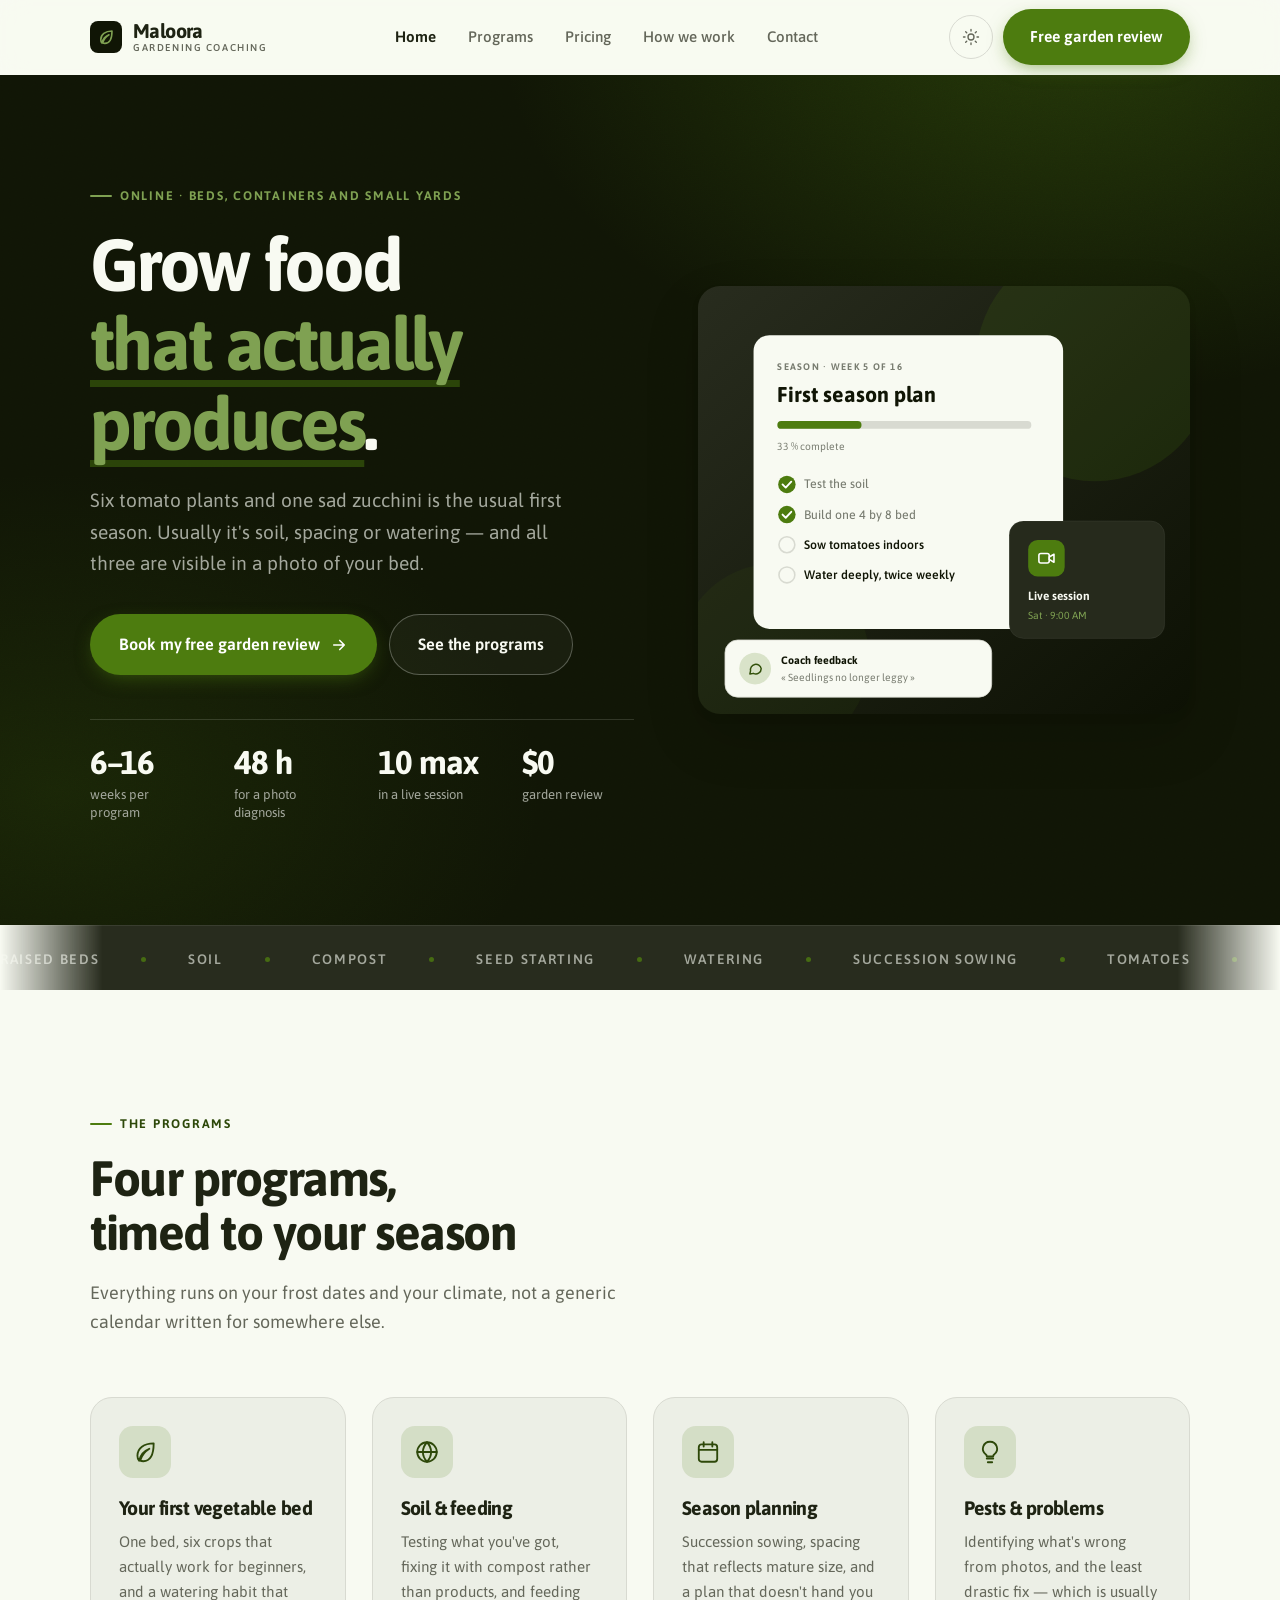
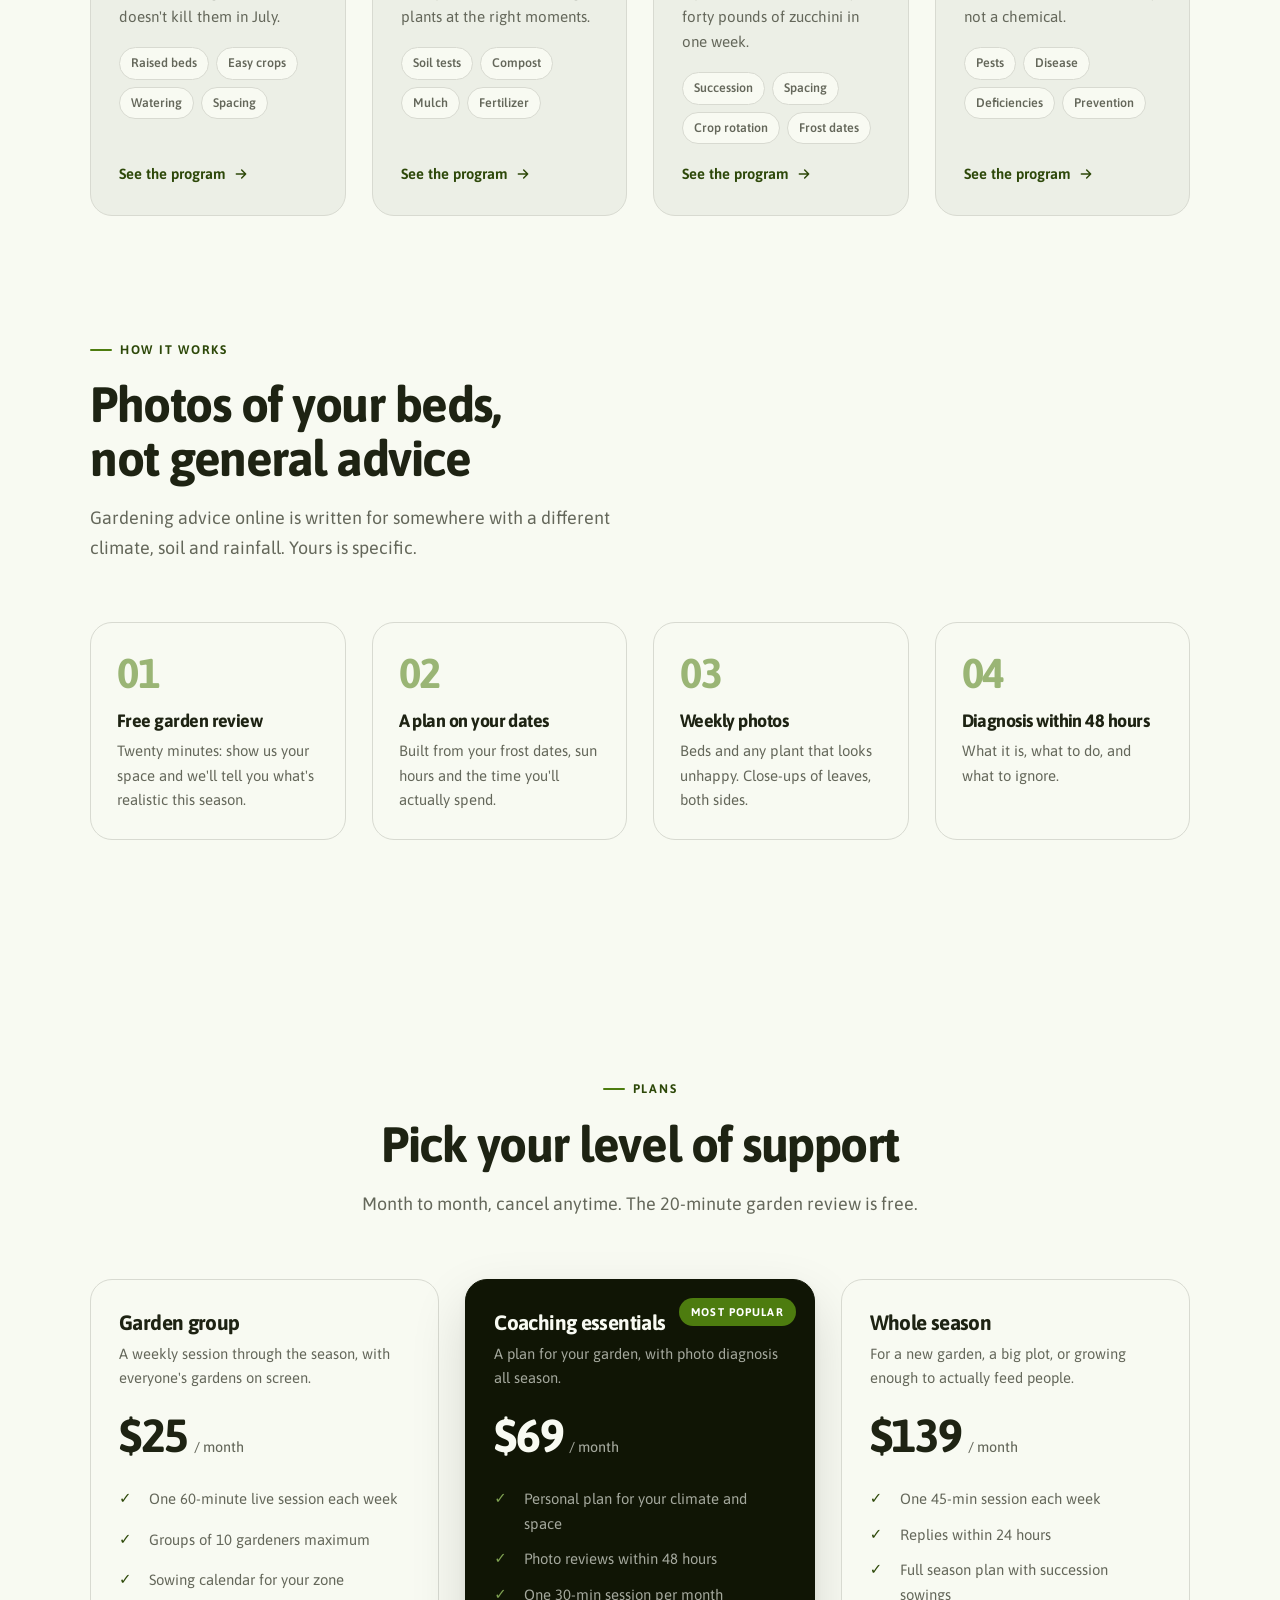
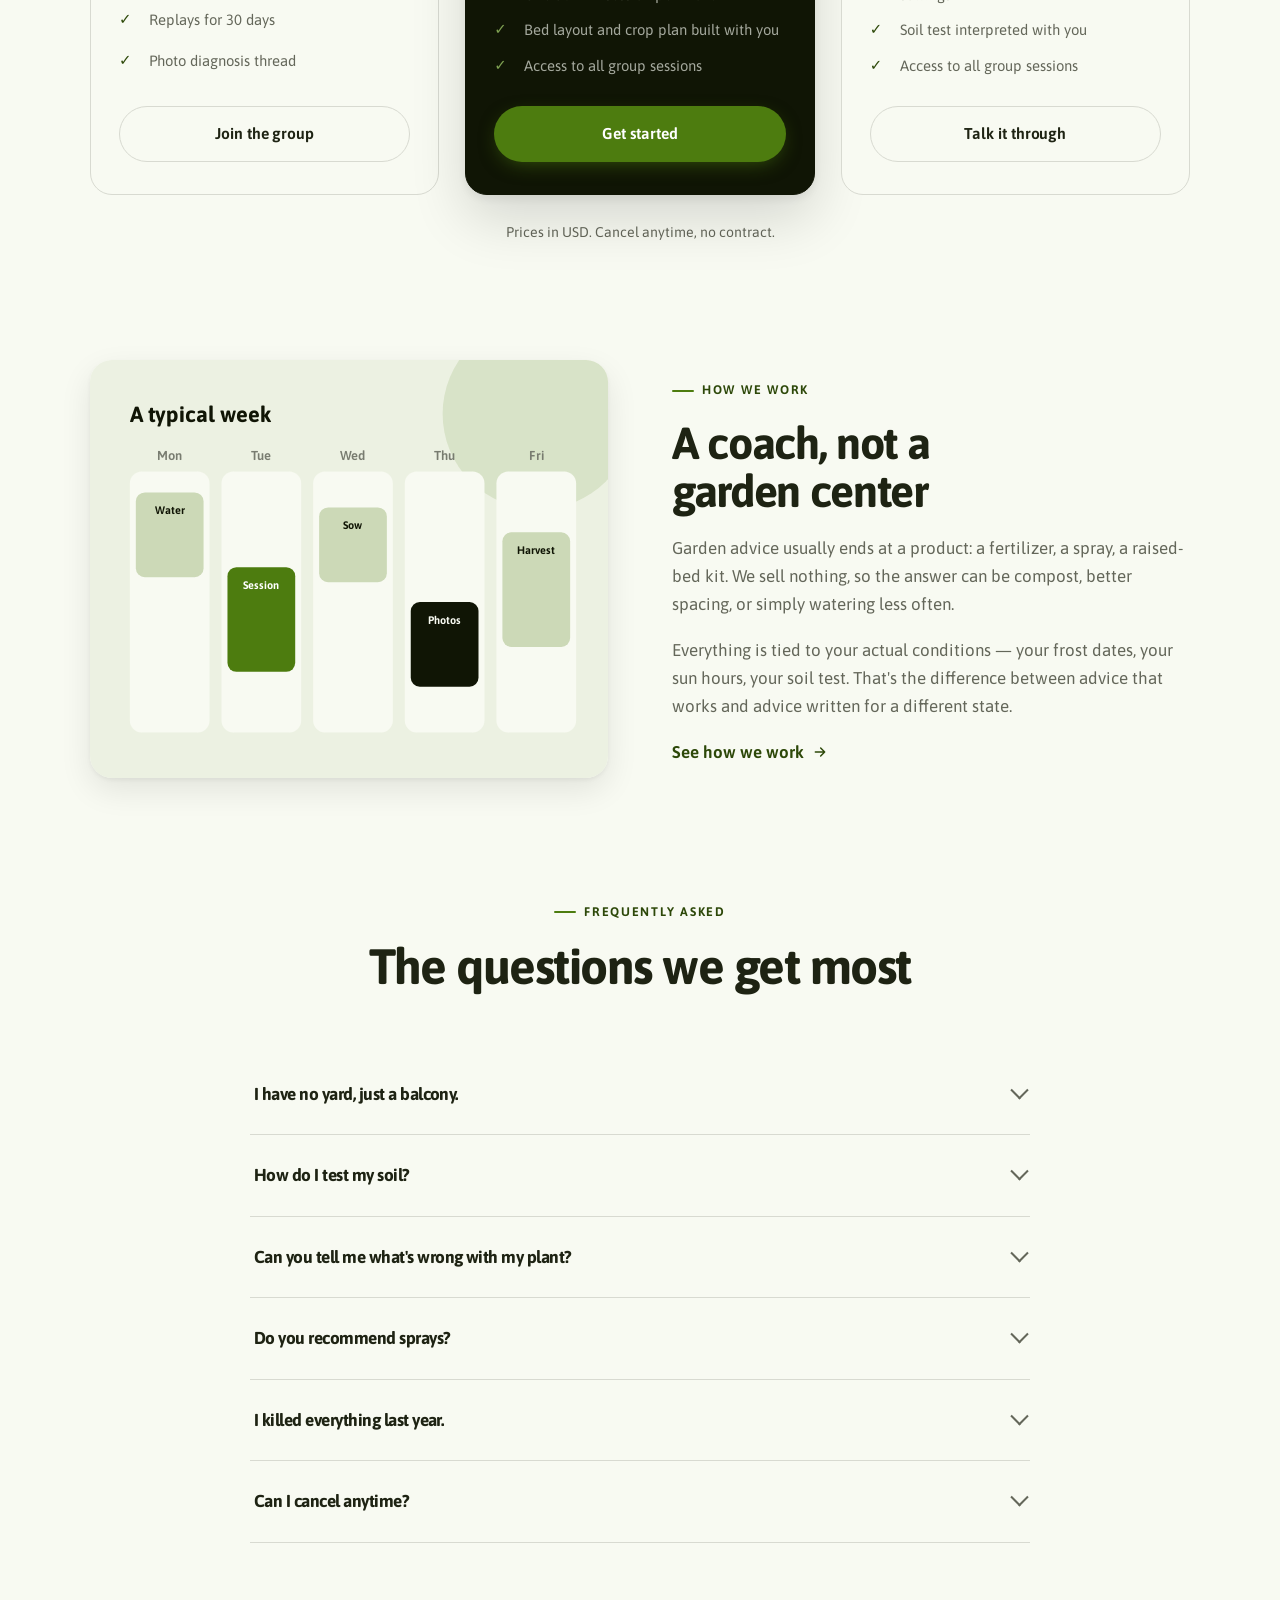
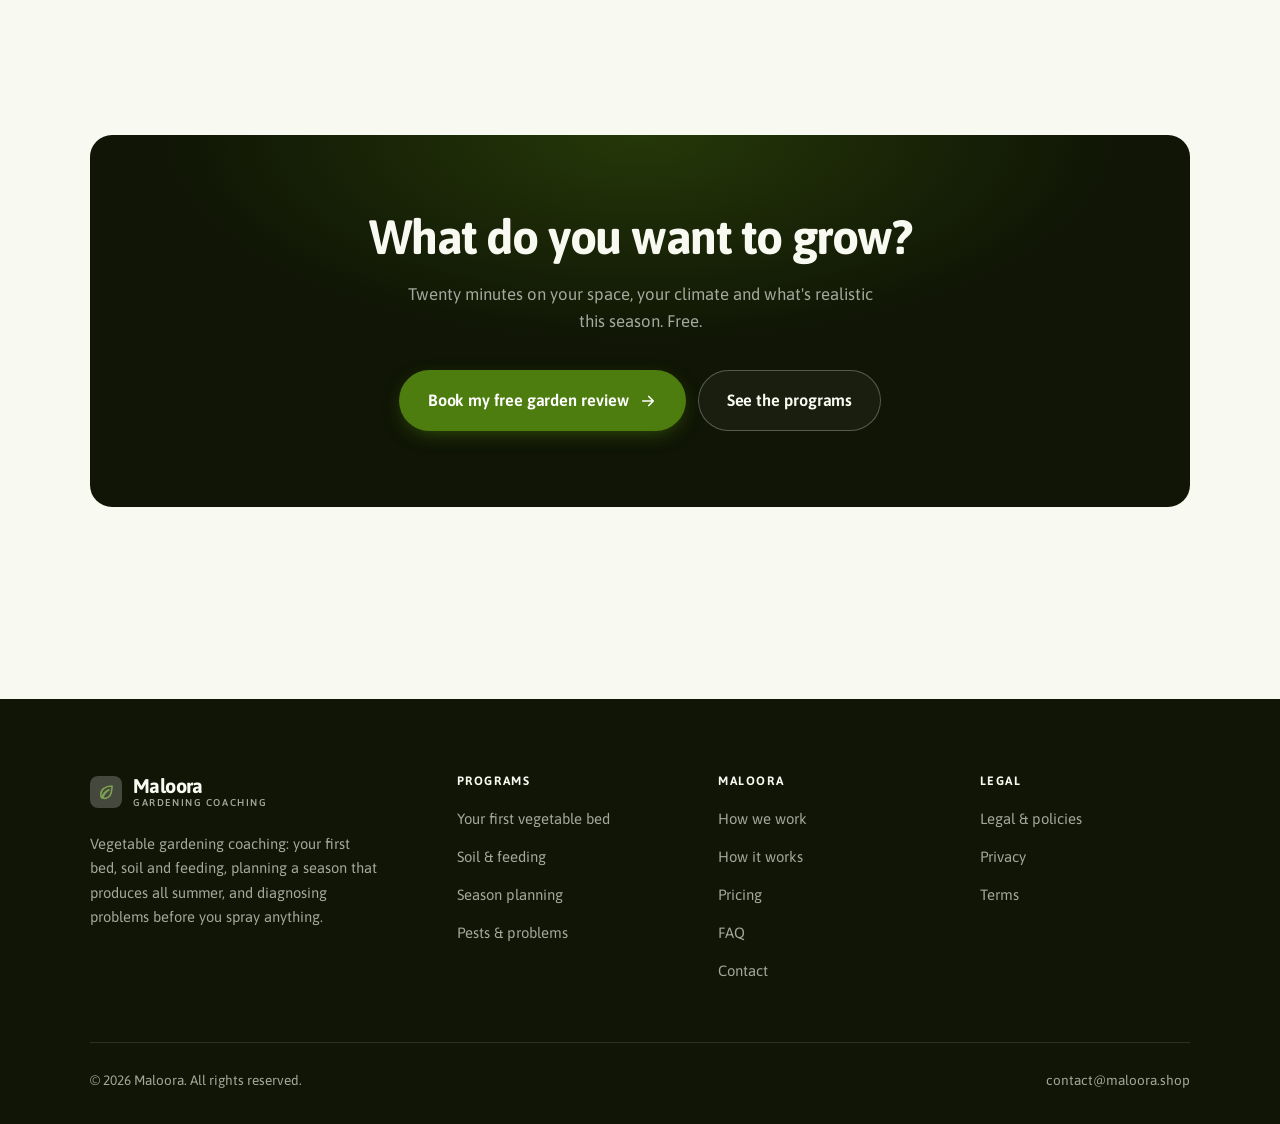
<file: index.html>
<!DOCTYPE html>
<html lang="en" class="no-js">
<head>
<meta charset="utf-8">
<meta name="viewport" content="width=device-width, initial-scale=1">
<title>Maloora — Gardening coaching: grow vegetables that actually produce</title>
<meta name="description" content="Online vegetable gardening coaching: build your first bed, fix your soil, plan a season with something to pick every week, and diagnose problems from photos.">
<link rel="canonical" href="https://maloora.shop/">

<meta property="og:type" content="website">
<meta property="og:url" content="https://maloora.shop/">
<meta property="og:site_name" content="Maloora">
<meta property="og:locale" content="en_US">
<meta property="og:title" content="Maloora — Gardening coaching: grow vegetables that actually produce">
<meta property="og:description" content="Online vegetable gardening coaching: build your first bed, fix your soil, plan a season with something to pick every week, and diagnose problems from photos.">
<meta name="theme-color" content="#101505">

<link rel="icon" href="assets/img/favicon.svg" type="image/svg+xml">
<link rel="preconnect" href="https://fonts.googleapis.com">
<link rel="preconnect" href="https://fonts.gstatic.com" crossorigin>
<link rel="stylesheet" href="https://fonts.googleapis.com/css2?family=Asap:wght@400..700&display=swap">
<link rel="stylesheet" href="assets/css/style.css">

<!-- Thème appliqué avant le premier rendu (évite le flash) -->
<script>
document.documentElement.classList.remove('no-js');
(function(){try{var t=localStorage.getItem('site-theme');if(t){document.documentElement.setAttribute('data-theme',t);}}catch(e){}})();
</script>
<script type="application/ld+json">
{
  "@context": "https://schema.org",
  "@type": "Organization",
  "name": "Maloora",
  "url": "https://maloora.shop/",
  "email": "contact@maloora.shop",
  "description": "Online vegetable gardening coaching: build your first bed, fix your soil, plan a season with something to pick every week, and diagnose problems from photos.",
  "areaServed": "US",
  "knowsLanguage": "en"
}
</script>
</head>

<body>
<a class="skip-link" href="#main">Skip to main content</a>

<header class="site-header">
  <nav class="wrap nav" aria-label="Main navigation">
    <a class="brand" href="index.html">
      <svg class="brand__mark" viewBox="0 0 64 64" aria-hidden="true">
        <rect class="bm-bg" width="64" height="64" rx="16"/>
        <g class="bm-ic" transform="translate(14 14) scale(1.5)" fill="none" stroke-width="2.1" stroke-linecap="round" stroke-linejoin="round"><path d="M20 4c-9 0-15 4.5-15 11.5 0 2 .6 3.4 1.5 4.5C8 14 12 10.5 16 9c-4 2.5-7 6-8.5 11 1 .4 2 .5 3 .5C17 20.5 20 14 20 4z"/></g>
      </svg>
      <span>Maloora<span class="brand__sub">Gardening coaching</span></span>
    </a>

    <ul class="nav__links" id="nav-links">
      <li><a href="index.html" aria-current="page">Home</a></li>
      <li><a href="programs.html">Programs</a></li>
      <li><a href="index.html#pricing">Pricing</a></li>
      <li><a href="about.html">How we work</a></li>
      <li><a href="contact.html">Contact</a></li>
      <li><a class="btn btn--primary" href="contact.html">Free garden review</a></li>
    </ul>

    <div class="nav__cta">
      <button class="theme-toggle" type="button" aria-label="Switch to dark theme">
        <svg class="icon-sun" viewBox="0 0 24 24" fill="none" stroke="currentColor" stroke-width="1.8" stroke-linecap="round" aria-hidden="true"><circle cx="12" cy="12" r="4"/><path d="M12 2v2m0 16v2M2 12h2m16 0h2M4.9 4.9l1.4 1.4m11.4 11.4 1.4 1.4M19.1 4.9l-1.4 1.4M6.3 17.7l-1.4 1.4"/></svg>
        <svg class="icon-moon" viewBox="0 0 24 24" fill="none" stroke="currentColor" stroke-width="1.8" stroke-linecap="round" stroke-linejoin="round" aria-hidden="true"><path d="M21 12.8A9 9 0 1 1 11.2 3a7 7 0 0 0 9.8 9.8z"/></svg>
      </button>
      <a class="btn btn--primary" href="contact.html">Free garden review</a>
      <button class="nav__toggle" type="button" aria-expanded="false" aria-controls="nav-links" aria-label="Open menu">
        <svg class="icon-open" viewBox="0 0 24 24" fill="none" stroke="currentColor" stroke-width="2" stroke-linecap="round" aria-hidden="true"><path d="M3 6h18M3 12h18M3 18h18"/></svg>
        <svg class="icon-close" viewBox="0 0 24 24" fill="none" stroke="currentColor" stroke-width="2" stroke-linecap="round" aria-hidden="true"><path d="M6 6l12 12M18 6L6 18"/></svg>
      </button>
    </div>
  </nav>
</header>

<main id="main">

<section class="hero">
  <div class="wrap hero__inner">
    <div>
      <span class="eyebrow hero__eyebrow">Online · Beds, containers and small yards</span>
      <h1>Grow food<br> <em>that actually produces</em>.</h1>
      <p class="hero__lede">Six tomato plants and one sad zucchini is the usual first season. Usually it's soil, spacing or watering — and all three are visible in a photo of your bed.</p>

      <div class="hero__actions">
        <a class="btn btn--primary btn--lg" href="contact.html">Book my free garden review <svg viewBox="0 0 24 24" fill="none" stroke="currentColor" stroke-width="2.2" stroke-linecap="round" stroke-linejoin="round" aria-hidden="true"><path d="M5 12h14M13 6l6 6-6 6"/></svg></a>
        <a class="btn btn--on-dark btn--lg" href="programs.html">See the programs</a>
      </div>

      <ul class="hero__proof">
        <li><span class="stat__num">6–16</span><span class="stat__label">weeks per program</span></li>
        <li><span class="stat__num">48 h</span><span class="stat__label">for a photo diagnosis</span></li>
        <li><span class="stat__num">10 max</span><span class="stat__label">in a live session</span></li>
        <li><span class="stat__num">$0</span><span class="stat__label">garden review</span></li>
      </ul>
    </div>

    <div class="hero__art">
      <svg viewBox="0 0 620 540" role="img" aria-label="A gardening program in week 5 of 16, showing this week's tasks, the next live session and coach feedback.">
        <defs>
          <linearGradient id="hbg" x1="0" y1="0" x2="1" y2="1">
            <stop offset="0" stop-color="#282c1e"/><stop offset="1" stop-color="#0d1104"/>
          </linearGradient>
        </defs>
        <rect width="620" height="540" rx="22" fill="url(#hbg)"/>
        <circle cx="500" cy="96" r="150" fill="#4d7c0f" opacity=".16"/>
        <circle cx="96" cy="470" r="120" fill="#4d7c0f" opacity=".08"/>

        <g style="font-family: var(--font-body)">
          <!-- Carte programme -->
          <rect x="70" y="62" width="390" height="370" rx="20" fill="#f8faf2"/>
          <text x="100" y="106" font-size="12" font-weight="650" letter-spacing="1.6" fill="#787c70">SEASON · WEEK 5 OF 16</text>
          <text x="100" y="146" font-size="27" font-weight="700" fill="#101505" style="font-family: var(--font-display)">First season plan</text>
          <rect x="100" y="170" width="320" height="10" rx="5" fill="#d8dad1"/>
          <rect x="100" y="170" width="106" height="10" rx="5" fill="#4d7c0f"/>
          <text x="100" y="206" font-size="13" fill="#787c70">33 % complete</text>
          <circle cx="112" cy="250" r="11" fill="#4d7c0f"/><path d="M106.5 250l4 4 7-7.5" fill="none" stroke="#ffffff" stroke-width="2.4" stroke-linecap="round" stroke-linejoin="round"/><text x="134" y="255" font-size="15.5" fill="#787c70" font-weight="450">Test the soil</text>
          <circle cx="112" cy="288" r="11" fill="#4d7c0f"/><path d="M106.5 288l4 4 7-7.5" fill="none" stroke="#ffffff" stroke-width="2.4" stroke-linecap="round" stroke-linejoin="round"/><text x="134" y="293" font-size="15.5" fill="#787c70" font-weight="450">Build one 4 by 8 bed</text>
          <circle cx="112" cy="326" r="10" fill="none" stroke="#d8dad1" stroke-width="2"/><text x="134" y="331" font-size="15.5" fill="#101505" font-weight="560">Sow tomatoes indoors</text>
          <circle cx="112" cy="364" r="10" fill="none" stroke="#d8dad1" stroke-width="2"/><text x="134" y="369" font-size="15.5" fill="#101505" font-weight="560">Water deeply, twice weekly</text>

          <!-- Carte séance -->
          <rect x="392" y="296" width="196" height="148" rx="18" fill="#262a1c" stroke="#ffffff" stroke-opacity=".08"/>
          <rect x="416" y="320" width="46" height="46" rx="12" fill="#4d7c0f"/>
          <g transform="translate(427 331)" fill="none" stroke="#ffffff" color="#ffffff" stroke-width="2" stroke-linecap="round" stroke-linejoin="round"><rect x="2.5" y="6" width="13" height="12" rx="2.5"/><path d="M15.5 10.5 21.5 7v10l-6-3.5z"/></g>
          <text x="416" y="396" font-size="15" font-weight="650" fill="#f8faf2">Live session</text>
          <text x="416" y="420" font-size="13" fill="#7fa152">Sat · 9:00 AM</text>

          <!-- Retour du coach -->
          <rect x="34" y="446" width="336" height="72" rx="16" fill="#f8faf2" stroke="#d8dad1"/>
          <circle cx="72" cy="482" r="20" fill="#d9e3c9"/>
          <g transform="translate(62 472) scale(.84)" fill="none" stroke="#32510a" stroke-width="2.2" stroke-linecap="round" stroke-linejoin="round"><path d="M21 12a8 8 0 0 1-11.6 7.1L4 20l1-4.6A8 8 0 1 1 21 12z"/></g>
          <text x="104" y="476" font-size="13.5" font-weight="700" fill="#101505">Coach feedback</text>
          <text x="104" y="498" font-size="13" fill="#787c70">« Seedlings no longer leggy »</text>
        </g>
      </svg>
    </div>
  </div>
</section>

<div class="marquee" aria-hidden="true">
  <div class="marquee__track"><span>Raised beds</span><span>Soil</span><span>Compost</span><span>Seed starting</span><span>Watering</span><span>Succession sowing</span><span>Tomatoes</span><span>Pests</span><span>Containers</span><span>Frost dates</span><span>Raised beds</span><span>Soil</span><span>Compost</span><span>Seed starting</span><span>Watering</span><span>Succession sowing</span><span>Tomatoes</span><span>Pests</span><span>Containers</span><span>Frost dates</span></div>
</div>

<section class="section wrap" id="programs">
  <div class="section-head reveal">
    <span class="eyebrow">The programs</span>
    <h2>Four programs, timed to your season</h2>
    <p>Everything runs on your frost dates and your climate, not a generic calendar written for somewhere else.</p>
  </div>
  <div class="grid grid--4 reveal-group">
    <a class="card" href="programs.html#first-garden">
      <div class="card__icon"><svg viewBox="0 0 24 24" fill="none" stroke="currentColor" stroke-width="1.7" stroke-linecap="round" stroke-linejoin="round" aria-hidden="true"><path d="M20 4c-9 0-15 4.5-15 11.5 0 2 .6 3.4 1.5 4.5C8 14 12 10.5 16 9c-4 2.5-7 6-8.5 11 1 .4 2 .5 3 .5C17 20.5 20 14 20 4z"/></svg></div>
      <h3>Your first vegetable bed</h3>
      <p>One bed, six crops that actually work for beginners, and a watering habit that doesn't kill them in July.</p>
      <ul class="tags"><li>Raised beds</li><li>Easy crops</li><li>Watering</li><li>Spacing</li></ul>
      <span class="arrow-link">See the program <svg viewBox="0 0 24 24" fill="none" stroke="currentColor" stroke-width="2.2" stroke-linecap="round" stroke-linejoin="round" aria-hidden="true"><path d="M5 12h14M13 6l6 6-6 6"/></svg></span>
    </a>
    <a class="card" href="programs.html#soil">
      <div class="card__icon"><svg viewBox="0 0 24 24" fill="none" stroke="currentColor" stroke-width="1.7" stroke-linecap="round" stroke-linejoin="round" aria-hidden="true"><circle cx="12" cy="12" r="9"/><path d="M3 12h18M12 3c2.5 2.7 3.8 5.7 3.8 9s-1.3 6.3-3.8 9c-2.5-2.7-3.8-5.7-3.8-9S9.5 5.7 12 3z"/></svg></div>
      <h3>Soil &amp; feeding</h3>
      <p>Testing what you've got, fixing it with compost rather than products, and feeding plants at the right moments.</p>
      <ul class="tags"><li>Soil tests</li><li>Compost</li><li>Mulch</li><li>Fertilizer</li></ul>
      <span class="arrow-link">See the program <svg viewBox="0 0 24 24" fill="none" stroke="currentColor" stroke-width="2.2" stroke-linecap="round" stroke-linejoin="round" aria-hidden="true"><path d="M5 12h14M13 6l6 6-6 6"/></svg></span>
    </a>
    <a class="card" href="programs.html#planning">
      <div class="card__icon"><svg viewBox="0 0 24 24" fill="none" stroke="currentColor" stroke-width="1.7" stroke-linecap="round" stroke-linejoin="round" aria-hidden="true"><rect x="3.5" y="5" width="17" height="16" rx="2.5"/><path d="M8 3v4M16 3v4M3.5 10h17"/></svg></div>
      <h3>Season planning</h3>
      <p>Succession sowing, spacing that reflects mature size, and a plan that doesn't hand you forty pounds of zucchini in one week.</p>
      <ul class="tags"><li>Succession</li><li>Spacing</li><li>Crop rotation</li><li>Frost dates</li></ul>
      <span class="arrow-link">See the program <svg viewBox="0 0 24 24" fill="none" stroke="currentColor" stroke-width="2.2" stroke-linecap="round" stroke-linejoin="round" aria-hidden="true"><path d="M5 12h14M13 6l6 6-6 6"/></svg></span>
    </a>
    <a class="card" href="programs.html#problems">
      <div class="card__icon"><svg viewBox="0 0 24 24" fill="none" stroke="currentColor" stroke-width="1.7" stroke-linecap="round" stroke-linejoin="round" aria-hidden="true"><path d="M9 18h6M10 21.5h4M12 2.5a6.5 6.5 0 0 0-3.8 11.8c.5.4.8 1 .8 1.6V16h6v-.1c0-.6.3-1.2.8-1.6A6.5 6.5 0 0 0 12 2.5z"/></svg></div>
      <h3>Pests &amp; problems</h3>
      <p>Identifying what's wrong from photos, and the least drastic fix — which is usually not a chemical.</p>
      <ul class="tags"><li>Pests</li><li>Disease</li><li>Deficiencies</li><li>Prevention</li></ul>
      <span class="arrow-link">See the program <svg viewBox="0 0 24 24" fill="none" stroke="currentColor" stroke-width="2.2" stroke-linecap="round" stroke-linejoin="round" aria-hidden="true"><path d="M5 12h14M13 6l6 6-6 6"/></svg></span>
    </a>
  </div>
</section>

<section class="section section--flush wrap" id="how-it-works">
  <div class="section-head reveal">
    <span class="eyebrow">How it works</span>
    <h2>Photos of your beds, not general advice</h2>
    <p>Gardening advice online is written for somewhere with a different climate, soil and rainfall. Yours is specific.</p>
  </div>
  <div class="grid grid--4 steps reveal-group">
    <article class="step">
      <h3>Free garden review</h3>
      <p>Twenty minutes: show us your space and we'll tell you what's realistic this season.</p>
    </article>
    <article class="step">
      <h3>A plan on your dates</h3>
      <p>Built from your frost dates, sun hours and the time you'll actually spend.</p>
    </article>
    <article class="step">
      <h3>Weekly photos</h3>
      <p>Beds and any plant that looks unhappy. Close-ups of leaves, both sides.</p>
    </article>
    <article class="step">
      <h3>Diagnosis within 48 hours</h3>
      <p>What it is, what to do, and what to ignore.</p>
    </article>
  </div>
</section>

<section class="section wrap" id="pricing">
  <div class="section-head section-head--center reveal">
    <span class="eyebrow">Plans</span>
    <h2>Pick your level of support</h2>
    <p>Month to month, cancel anytime. The 20-minute garden review is free.</p>
  </div>
  <div class="grid grid--3 plans reveal-group">
    <article class="plan">
      
      <h3>Garden group</h3>
      <p class="plan__desc">A weekly session through the season, with everyone's gardens on screen.</p>
      <p class="plan__price">$25<span class="plan__period">/ month</span></p>
      <ul class="plan__features">
        <li>One 60-minute live session each week</li>
        <li>Groups of 10 gardeners maximum</li>
        <li>Sowing calendar for your zone</li>
        <li>Replays for 30 days</li>
        <li>Photo diagnosis thread</li>
      </ul>
      <a class="btn btn--ghost btn--block" href="contact.html">Join the group</a>
    </article>
    <article class="plan plan--featured">
      <span class="plan__tag">Most popular</span>
      <h3>Coaching essentials</h3>
      <p class="plan__desc">A plan for your garden, with photo diagnosis all season.</p>
      <p class="plan__price">$69<span class="plan__period">/ month</span></p>
      <ul class="plan__features">
        <li>Personal plan for your climate and space</li>
        <li>Photo reviews within 48 hours</li>
        <li>One 30-min session per month</li>
        <li>Bed layout and crop plan built with you</li>
        <li>Access to all group sessions</li>
      </ul>
      <a class="btn btn--primary btn--block" href="contact.html">Get started</a>
    </article>
    <article class="plan">
      
      <h3>Whole season</h3>
      <p class="plan__desc">For a new garden, a big plot, or growing enough to actually feed people.</p>
      <p class="plan__price">$139<span class="plan__period">/ month</span></p>
      <ul class="plan__features">
        <li>One 45-min session each week</li>
        <li>Replies within 24 hours</li>
        <li>Full season plan with succession sowings</li>
        <li>Soil test interpreted with you</li>
        <li>Access to all group sessions</li>
      </ul>
      <a class="btn btn--ghost btn--block" href="contact.html">Talk it through</a>
    </article>
  </div>
  <p class="plans-note">Prices in USD. Cancel anytime, no contract.</p>
</section>

<section class="section section--flush wrap">
  <div class="split reveal">
    <div class="split__art">
      <svg viewBox="0 0 520 420" role="img" aria-label="Example of a typical week: Water, Session, Sow, Photos, Harvest.">
        <rect width="520" height="420" rx="20" fill="#ecf1e2"/>
        <circle cx="450" cy="54" r="96" fill="#4d7c0f" opacity=".12"/>
        <g style="font-family: var(--font-body)">
        <text x="40" y="62" font-size="22" font-weight="700" fill="#101505" style="font-family: var(--font-display)">A typical week</text>
        <text x="80" y="100" text-anchor="middle" font-size="13" font-weight="600" fill="#787c70">Mon</text>
        <rect x="40" y="112" width="80" height="262" rx="12" fill="#f8faf2"/>
        <rect x="46" y="133" width="68" height="85" rx="9" fill="#ccd9b7"/>
        <text x="80" y="155" text-anchor="middle" font-size="11" font-weight="650" fill="#101505">Water</text>
        <text x="172" y="100" text-anchor="middle" font-size="13" font-weight="600" fill="#787c70">Tue</text>
        <rect x="132" y="112" width="80" height="262" rx="12" fill="#f8faf2"/>
        <rect x="138" y="208" width="68" height="105" rx="9" fill="#4d7c0f"/>
        <text x="172" y="230" text-anchor="middle" font-size="11" font-weight="650" fill="#ffffff">Session</text>
        <text x="264" y="100" text-anchor="middle" font-size="13" font-weight="600" fill="#787c70">Wed</text>
        <rect x="224" y="112" width="80" height="262" rx="12" fill="#f8faf2"/>
        <rect x="230" y="148" width="68" height="75" rx="9" fill="#ccd9b7"/>
        <text x="264" y="170" text-anchor="middle" font-size="11" font-weight="650" fill="#101505">Sow</text>
        <text x="356" y="100" text-anchor="middle" font-size="13" font-weight="600" fill="#787c70">Thu</text>
        <rect x="316" y="112" width="80" height="262" rx="12" fill="#f8faf2"/>
        <rect x="322" y="243" width="68" height="85" rx="9" fill="#101505"/>
        <text x="356" y="265" text-anchor="middle" font-size="11" font-weight="650" fill="#f8faf2">Photos</text>
        <text x="448" y="100" text-anchor="middle" font-size="13" font-weight="600" fill="#787c70">Fri</text>
        <rect x="408" y="112" width="80" height="262" rx="12" fill="#f8faf2"/>
        <rect x="414" y="173" width="68" height="115" rx="9" fill="#ccd9b7"/>
        <text x="448" y="195" text-anchor="middle" font-size="11" font-weight="650" fill="#101505">Harvest</text>
        </g>
      </svg>
    </div>
    <div>
      <span class="eyebrow">How we work</span>
      <h2>A coach, not a garden center</h2>
      <p>Garden advice usually ends at a product: a fertilizer, a spray, a raised-bed kit. We sell nothing, so the answer can be compost, better spacing, or simply watering less often.</p>
      <p>Everything is tied to your actual conditions — your frost dates, your sun hours, your soil test. That's the difference between advice that works and advice written for a different state.</p>
      <p><a class="arrow-link" href="about.html">See how we work <svg viewBox="0 0 24 24" fill="none" stroke="currentColor" stroke-width="2.2" stroke-linecap="round" stroke-linejoin="round" aria-hidden="true"><path d="M5 12h14M13 6l6 6-6 6"/></svg></a></p>
    </div>
  </div>
</section>

<section class="section section--flush wrap" id="faq">
  <div class="section-head section-head--center reveal">
    <span class="eyebrow">Frequently asked</span>
    <h2>The questions we get most</h2>
  </div>
  <div class="faq reveal">
    <details>
      <summary>I have no yard, just a balcony.</summary>
      <p>Containers work well for a surprising amount. We'll plan for the light you have and the pot sizes that make sense.</p>
    </details>
    <details>
      <summary>How do I test my soil?</summary>
      <p>Your county extension service usually does it cheaply and reliably. We'll help you read the results, which is the part people find confusing.</p>
    </details>
    <details>
      <summary>Can you tell me what's wrong with my plant?</summary>
      <p>Usually, from good photographs — leaves top and bottom, the whole plant, and the soil. Some things need a lab, and we'll say when.</p>
    </details>
    <details>
      <summary>Do you recommend sprays?</summary>
      <p>Rarely, and only after diagnosis. Anything you use must follow its label and your local regulations, which we'll point you to rather than improvising.</p>
    </details>
    <details>
      <summary>I killed everything last year.</summary>
      <p>The most common starting point. It's nearly always watering, sun hours or spacing — all fixable before the next season.</p>
    </details>
    <details>
      <summary>Can I cancel anytime?</summary>
      <p>Yes. No contract, no minimum term. Access stays open until the end of the month you already paid for.</p>
    </details>
  </div>
</section>

<section class="wrap section--tight">
  <div class="cta-band reveal">
    <h2>What do you want to grow?</h2>
    <p>Twenty minutes on your space, your climate and what's realistic this season. Free.</p>
    <div class="hero__actions">
      <a class="btn btn--primary btn--lg" href="contact.html">Book my free garden review <svg viewBox="0 0 24 24" fill="none" stroke="currentColor" stroke-width="2.2" stroke-linecap="round" stroke-linejoin="round" aria-hidden="true"><path d="M5 12h14M13 6l6 6-6 6"/></svg></a>
      <a class="btn btn--on-dark btn--lg" href="programs.html">See the programs</a>
    </div>
  </div>
</section>

</main>

<footer class="site-footer">
  <div class="wrap">
    <div class="footer__grid">
      <div class="footer__brand">
        <a class="brand" href="index.html">
          <svg class="brand__mark" viewBox="0 0 64 64" aria-hidden="true">
        <rect class="bm-bg" width="64" height="64" rx="16"/>
        <g class="bm-ic" transform="translate(14 14) scale(1.5)" fill="none" stroke-width="2.1" stroke-linecap="round" stroke-linejoin="round"><path d="M20 4c-9 0-15 4.5-15 11.5 0 2 .6 3.4 1.5 4.5C8 14 12 10.5 16 9c-4 2.5-7 6-8.5 11 1 .4 2 .5 3 .5C17 20.5 20 14 20 4z"/></g>
      </svg>
          <span>Maloora<span class="brand__sub">Gardening coaching</span></span>
        </a>
        <p>Vegetable gardening coaching: your first bed, soil and feeding, planning a season that produces all summer, and diagnosing problems before you spray anything.</p>
      </div>

      <div class="footer__col">
        <h4>Programs</h4>
        <ul>
          <li><a href="programs.html#first-garden">Your first vegetable bed</a></li>
          <li><a href="programs.html#soil">Soil &amp; feeding</a></li>
          <li><a href="programs.html#planning">Season planning</a></li>
          <li><a href="programs.html#problems">Pests &amp; problems</a></li>
        </ul>
      </div>

      <div class="footer__col">
        <h4>Maloora</h4>
        <ul>
          <li><a href="about.html">How we work</a></li>
          <li><a href="index.html#how-it-works">How it works</a></li>
          <li><a href="index.html#pricing">Pricing</a></li>
          <li><a href="index.html#faq">FAQ</a></li>
          <li><a href="contact.html">Contact</a></li>
        </ul>
      </div>

      <div class="footer__col">
        <h4>Legal</h4>
        <ul>
          <li><a href="legal.html">Legal &amp; policies</a></li>
          <li><a href="legal.html#privacy">Privacy</a></li>
          <li><a href="legal.html#terms">Terms</a></li>
        </ul>
      </div>
    </div>

    <div class="footer__bottom">
      <p>© <span data-year>2026</span> Maloora. All rights reserved.</p>
      <p><a href="mailto:contact@maloora.shop">contact@maloora.shop</a></p>
    </div>
  </div>
</footer>

<script src="assets/js/main.js" defer></script>
</body>
</html>
</file>
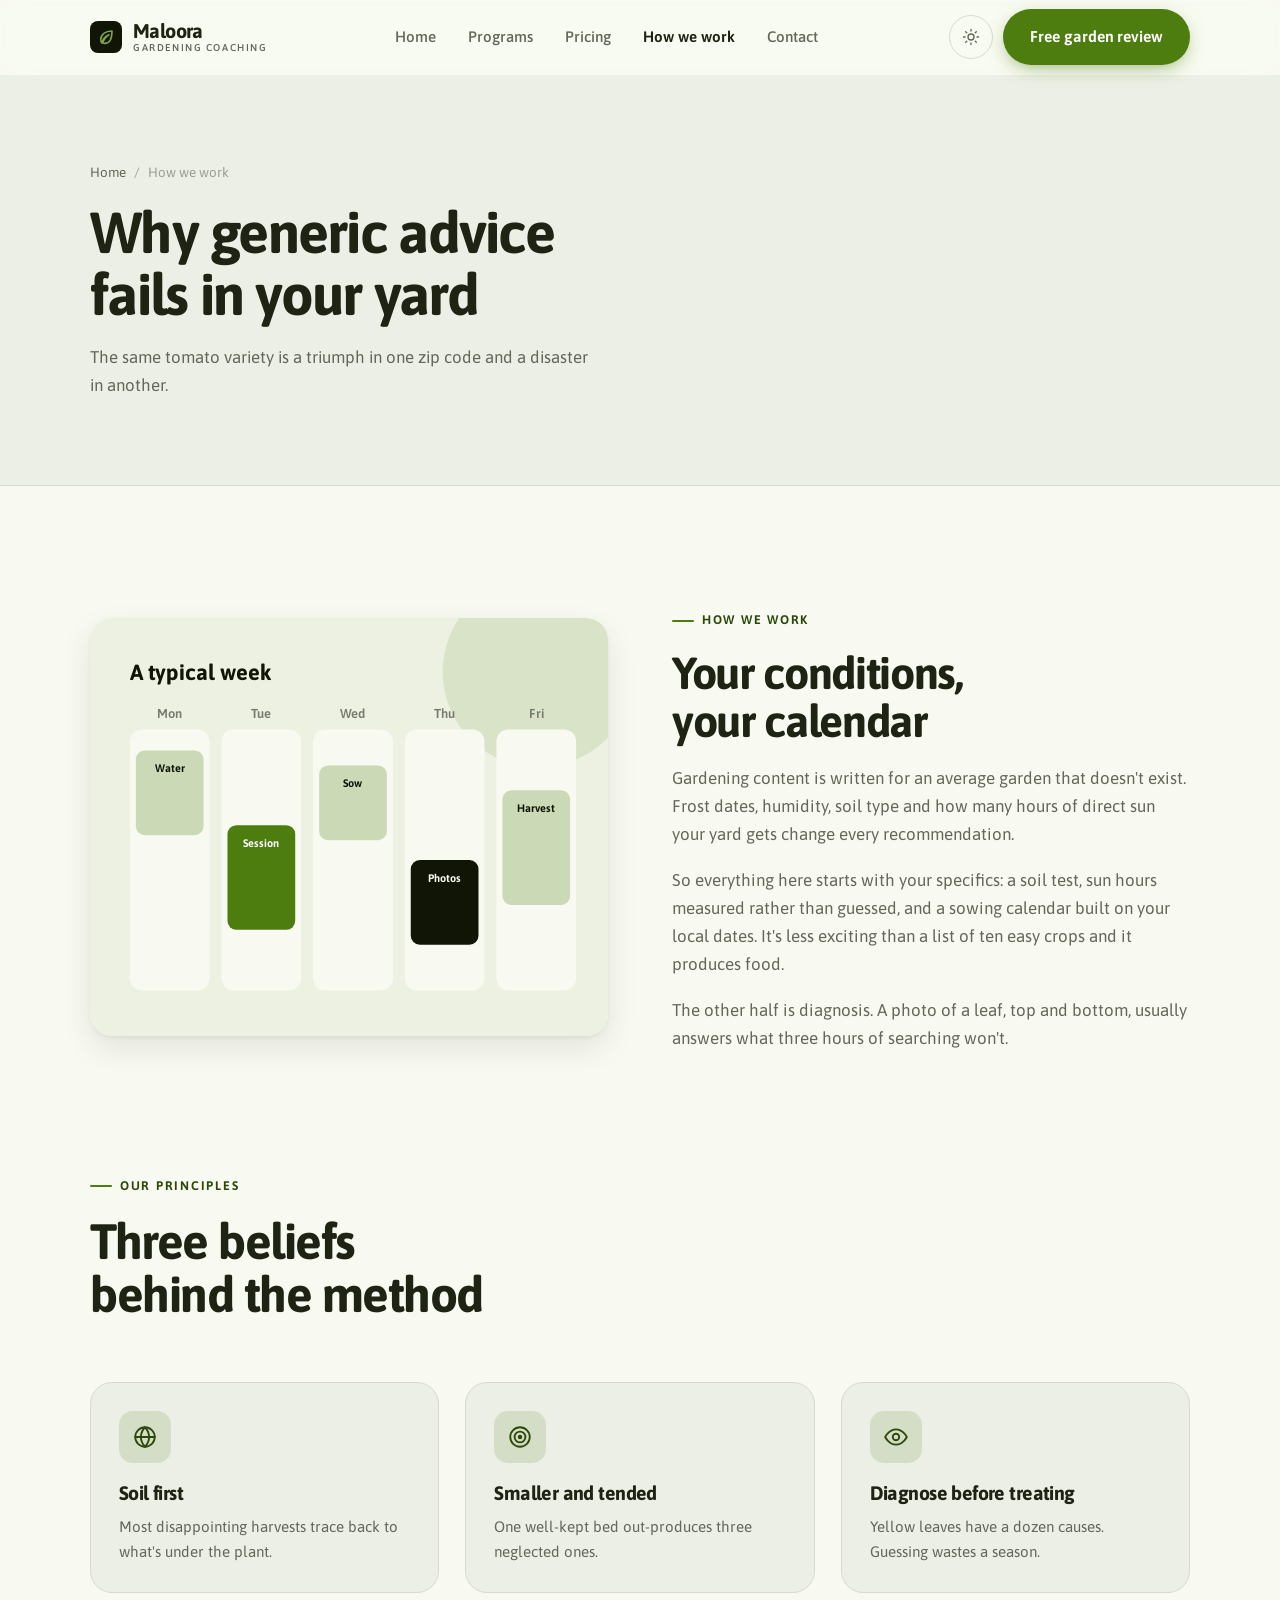
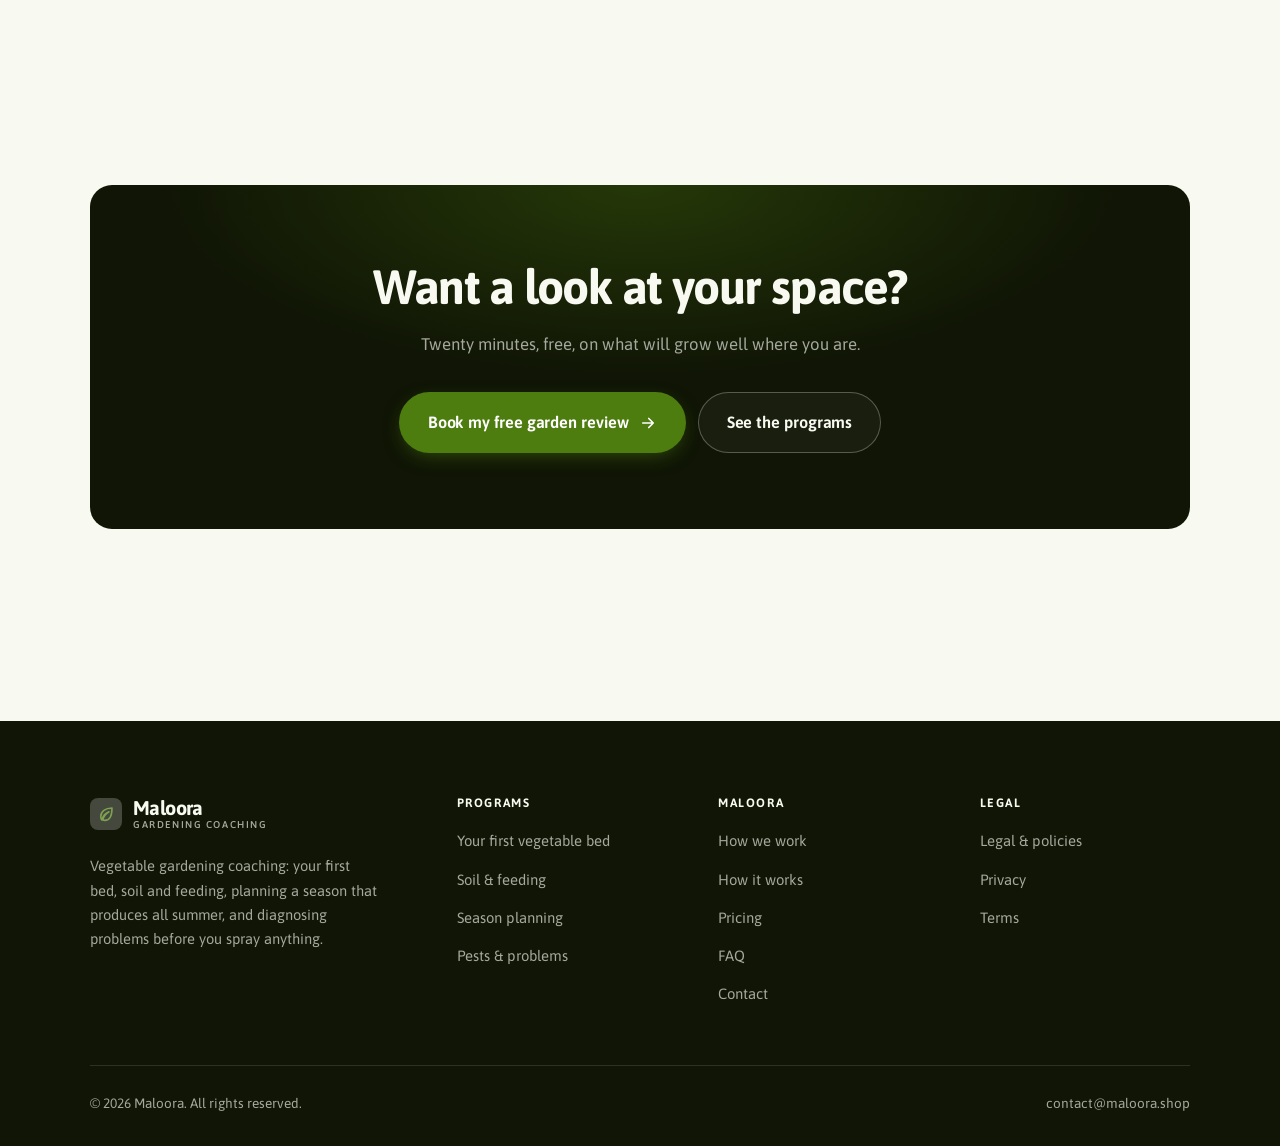
<file: about.html>
<!DOCTYPE html>
<html lang="en" class="no-js">
<head>
<meta charset="utf-8">
<meta name="viewport" content="width=device-width, initial-scale=1">
<title>How we work — Maloora</title>
<meta name="description" content="Why gardening coaching beats generic advice, and the principles behind Maloora.">
<link rel="canonical" href="https://maloora.shop/about.html">

<meta property="og:type" content="website">
<meta property="og:url" content="https://maloora.shop/about.html">
<meta property="og:site_name" content="Maloora">
<meta property="og:locale" content="en_US">
<meta property="og:title" content="How we work — Maloora">
<meta property="og:description" content="Why gardening coaching beats generic advice, and the principles behind Maloora.">
<meta name="theme-color" content="#101505">

<link rel="icon" href="assets/img/favicon.svg" type="image/svg+xml">
<link rel="preconnect" href="https://fonts.googleapis.com">
<link rel="preconnect" href="https://fonts.gstatic.com" crossorigin>
<link rel="stylesheet" href="https://fonts.googleapis.com/css2?family=Asap:wght@400..700&display=swap">
<link rel="stylesheet" href="assets/css/style.css">

<!-- Thème appliqué avant le premier rendu (évite le flash) -->
<script>
document.documentElement.classList.remove('no-js');
(function(){try{var t=localStorage.getItem('site-theme');if(t){document.documentElement.setAttribute('data-theme',t);}}catch(e){}})();
</script>
</head>

<body>
<a class="skip-link" href="#main">Skip to main content</a>

<header class="site-header">
  <nav class="wrap nav" aria-label="Main navigation">
    <a class="brand" href="index.html">
      <svg class="brand__mark" viewBox="0 0 64 64" aria-hidden="true">
        <rect class="bm-bg" width="64" height="64" rx="16"/>
        <g class="bm-ic" transform="translate(14 14) scale(1.5)" fill="none" stroke-width="2.1" stroke-linecap="round" stroke-linejoin="round"><path d="M20 4c-9 0-15 4.5-15 11.5 0 2 .6 3.4 1.5 4.5C8 14 12 10.5 16 9c-4 2.5-7 6-8.5 11 1 .4 2 .5 3 .5C17 20.5 20 14 20 4z"/></g>
      </svg>
      <span>Maloora<span class="brand__sub">Gardening coaching</span></span>
    </a>

    <ul class="nav__links" id="nav-links">
      <li><a href="index.html">Home</a></li>
      <li><a href="programs.html">Programs</a></li>
      <li><a href="index.html#pricing">Pricing</a></li>
      <li><a href="about.html" aria-current="page">How we work</a></li>
      <li><a href="contact.html">Contact</a></li>
      <li><a class="btn btn--primary" href="contact.html">Free garden review</a></li>
    </ul>

    <div class="nav__cta">
      <button class="theme-toggle" type="button" aria-label="Switch to dark theme">
        <svg class="icon-sun" viewBox="0 0 24 24" fill="none" stroke="currentColor" stroke-width="1.8" stroke-linecap="round" aria-hidden="true"><circle cx="12" cy="12" r="4"/><path d="M12 2v2m0 16v2M2 12h2m16 0h2M4.9 4.9l1.4 1.4m11.4 11.4 1.4 1.4M19.1 4.9l-1.4 1.4M6.3 17.7l-1.4 1.4"/></svg>
        <svg class="icon-moon" viewBox="0 0 24 24" fill="none" stroke="currentColor" stroke-width="1.8" stroke-linecap="round" stroke-linejoin="round" aria-hidden="true"><path d="M21 12.8A9 9 0 1 1 11.2 3a7 7 0 0 0 9.8 9.8z"/></svg>
      </button>
      <a class="btn btn--primary" href="contact.html">Free garden review</a>
      <button class="nav__toggle" type="button" aria-expanded="false" aria-controls="nav-links" aria-label="Open menu">
        <svg class="icon-open" viewBox="0 0 24 24" fill="none" stroke="currentColor" stroke-width="2" stroke-linecap="round" aria-hidden="true"><path d="M3 6h18M3 12h18M3 18h18"/></svg>
        <svg class="icon-close" viewBox="0 0 24 24" fill="none" stroke="currentColor" stroke-width="2" stroke-linecap="round" aria-hidden="true"><path d="M6 6l12 12M18 6L6 18"/></svg>
      </button>
    </div>
  </nav>
</header>

<main id="main">

<section class="page-head">
  <div class="wrap">
    <nav class="breadcrumb" aria-label="Breadcrumb">
      <a href="index.html">Home</a><span>/</span><span aria-current="page">How we work</span>
    </nav>
    <h1>Why generic advice fails in your yard</h1>
    <p>The same tomato variety is a triumph in one zip code and a disaster in another.</p>
  </div>
</section>

<section class="section wrap">
  <div class="split reveal">
    <div class="split__art">
      <svg viewBox="0 0 520 420" role="img" aria-label="Example of a typical week: Water, Session, Sow, Photos, Harvest.">
        <rect width="520" height="420" rx="20" fill="#ecf1e2"/>
        <circle cx="450" cy="54" r="96" fill="#4d7c0f" opacity=".12"/>
        <g style="font-family: var(--font-body)">
        <text x="40" y="62" font-size="22" font-weight="700" fill="#101505" style="font-family: var(--font-display)">A typical week</text>
        <text x="80" y="100" text-anchor="middle" font-size="13" font-weight="600" fill="#787c70">Mon</text>
        <rect x="40" y="112" width="80" height="262" rx="12" fill="#f8faf2"/>
        <rect x="46" y="133" width="68" height="85" rx="9" fill="#ccd9b7"/>
        <text x="80" y="155" text-anchor="middle" font-size="11" font-weight="650" fill="#101505">Water</text>
        <text x="172" y="100" text-anchor="middle" font-size="13" font-weight="600" fill="#787c70">Tue</text>
        <rect x="132" y="112" width="80" height="262" rx="12" fill="#f8faf2"/>
        <rect x="138" y="208" width="68" height="105" rx="9" fill="#4d7c0f"/>
        <text x="172" y="230" text-anchor="middle" font-size="11" font-weight="650" fill="#ffffff">Session</text>
        <text x="264" y="100" text-anchor="middle" font-size="13" font-weight="600" fill="#787c70">Wed</text>
        <rect x="224" y="112" width="80" height="262" rx="12" fill="#f8faf2"/>
        <rect x="230" y="148" width="68" height="75" rx="9" fill="#ccd9b7"/>
        <text x="264" y="170" text-anchor="middle" font-size="11" font-weight="650" fill="#101505">Sow</text>
        <text x="356" y="100" text-anchor="middle" font-size="13" font-weight="600" fill="#787c70">Thu</text>
        <rect x="316" y="112" width="80" height="262" rx="12" fill="#f8faf2"/>
        <rect x="322" y="243" width="68" height="85" rx="9" fill="#101505"/>
        <text x="356" y="265" text-anchor="middle" font-size="11" font-weight="650" fill="#f8faf2">Photos</text>
        <text x="448" y="100" text-anchor="middle" font-size="13" font-weight="600" fill="#787c70">Fri</text>
        <rect x="408" y="112" width="80" height="262" rx="12" fill="#f8faf2"/>
        <rect x="414" y="173" width="68" height="115" rx="9" fill="#ccd9b7"/>
        <text x="448" y="195" text-anchor="middle" font-size="11" font-weight="650" fill="#101505">Harvest</text>
        </g>
      </svg>
    </div>
    <div>
      <span class="eyebrow">How we work</span>
      <h2>Your conditions, your calendar</h2>
      <p>Gardening content is written for an average garden that doesn't exist. Frost dates, humidity, soil type and how many hours of direct sun your yard gets change every recommendation.</p>
      <p>So everything here starts with your specifics: a soil test, sun hours measured rather than guessed, and a sowing calendar built on your local dates. It's less exciting than a list of ten easy crops and it produces food.</p>
      <p>The other half is diagnosis. A photo of a leaf, top and bottom, usually answers what three hours of searching won't.</p>
      <!--
        TO DO: add a short introduction of the coach (name, real background),
        with a photo if possible. Do not invent credentials — see README.md.
      -->
    </div>
  </div>
</section>

<section class="section section--flush wrap">
  <div class="section-head reveal">
    <span class="eyebrow">Our principles</span>
    <h2>Three beliefs behind the method</h2>
  </div>
  <div class="grid grid--3 reveal-group">
    <article class="card">
      <div class="card__icon"><svg viewBox="0 0 24 24" fill="none" stroke="currentColor" stroke-width="1.7" stroke-linecap="round" stroke-linejoin="round" aria-hidden="true"><circle cx="12" cy="12" r="9"/><path d="M3 12h18M12 3c2.5 2.7 3.8 5.7 3.8 9s-1.3 6.3-3.8 9c-2.5-2.7-3.8-5.7-3.8-9S9.5 5.7 12 3z"/></svg></div>
      <h3>Soil first</h3>
      <p>Most disappointing harvests trace back to what's under the plant.</p>
    </article>
    <article class="card">
      <div class="card__icon"><svg viewBox="0 0 24 24" fill="none" stroke="currentColor" stroke-width="1.7" stroke-linecap="round" stroke-linejoin="round" aria-hidden="true"><circle cx="12" cy="12" r="9"/><circle cx="12" cy="12" r="5"/><circle cx="12" cy="12" r="1.2" fill="currentColor"/></svg></div>
      <h3>Smaller and tended</h3>
      <p>One well-kept bed out-produces three neglected ones.</p>
    </article>
    <article class="card">
      <div class="card__icon"><svg viewBox="0 0 24 24" fill="none" stroke="currentColor" stroke-width="1.7" stroke-linecap="round" stroke-linejoin="round" aria-hidden="true"><path d="M2 12s3.6-7 10-7 10 7 10 7-3.6 7-10 7S2 12 2 12z"/><circle cx="12" cy="12" r="3"/></svg></div>
      <h3>Diagnose before treating</h3>
      <p>Yellow leaves have a dozen causes. Guessing wastes a season.</p>
    </article>
  </div>
</section>

<section class="wrap section--tight">
  <div class="cta-band reveal">
    <h2>Want a look at your space?</h2>
    <p>Twenty minutes, free, on what will grow well where you are.</p>
    <div class="hero__actions">
      <a class="btn btn--primary btn--lg" href="contact.html">Book my free garden review <svg viewBox="0 0 24 24" fill="none" stroke="currentColor" stroke-width="2.2" stroke-linecap="round" stroke-linejoin="round" aria-hidden="true"><path d="M5 12h14M13 6l6 6-6 6"/></svg></a>
      <a class="btn btn--on-dark btn--lg" href="programs.html">See the programs</a>
    </div>
  </div>
</section>

</main>

<footer class="site-footer">
  <div class="wrap">
    <div class="footer__grid">
      <div class="footer__brand">
        <a class="brand" href="index.html">
          <svg class="brand__mark" viewBox="0 0 64 64" aria-hidden="true">
        <rect class="bm-bg" width="64" height="64" rx="16"/>
        <g class="bm-ic" transform="translate(14 14) scale(1.5)" fill="none" stroke-width="2.1" stroke-linecap="round" stroke-linejoin="round"><path d="M20 4c-9 0-15 4.5-15 11.5 0 2 .6 3.4 1.5 4.5C8 14 12 10.5 16 9c-4 2.5-7 6-8.5 11 1 .4 2 .5 3 .5C17 20.5 20 14 20 4z"/></g>
      </svg>
          <span>Maloora<span class="brand__sub">Gardening coaching</span></span>
        </a>
        <p>Vegetable gardening coaching: your first bed, soil and feeding, planning a season that produces all summer, and diagnosing problems before you spray anything.</p>
      </div>

      <div class="footer__col">
        <h4>Programs</h4>
        <ul>
          <li><a href="programs.html#first-garden">Your first vegetable bed</a></li>
          <li><a href="programs.html#soil">Soil &amp; feeding</a></li>
          <li><a href="programs.html#planning">Season planning</a></li>
          <li><a href="programs.html#problems">Pests &amp; problems</a></li>
        </ul>
      </div>

      <div class="footer__col">
        <h4>Maloora</h4>
        <ul>
          <li><a href="about.html">How we work</a></li>
          <li><a href="index.html#how-it-works">How it works</a></li>
          <li><a href="index.html#pricing">Pricing</a></li>
          <li><a href="index.html#faq">FAQ</a></li>
          <li><a href="contact.html">Contact</a></li>
        </ul>
      </div>

      <div class="footer__col">
        <h4>Legal</h4>
        <ul>
          <li><a href="legal.html">Legal &amp; policies</a></li>
          <li><a href="legal.html#privacy">Privacy</a></li>
          <li><a href="legal.html#terms">Terms</a></li>
        </ul>
      </div>
    </div>

    <div class="footer__bottom">
      <p>© <span data-year>2026</span> Maloora. All rights reserved.</p>
      <p><a href="mailto:contact@maloora.shop">contact@maloora.shop</a></p>
    </div>
  </div>
</footer>

<script src="assets/js/main.js" defer></script>
</body>
</html>
</file>
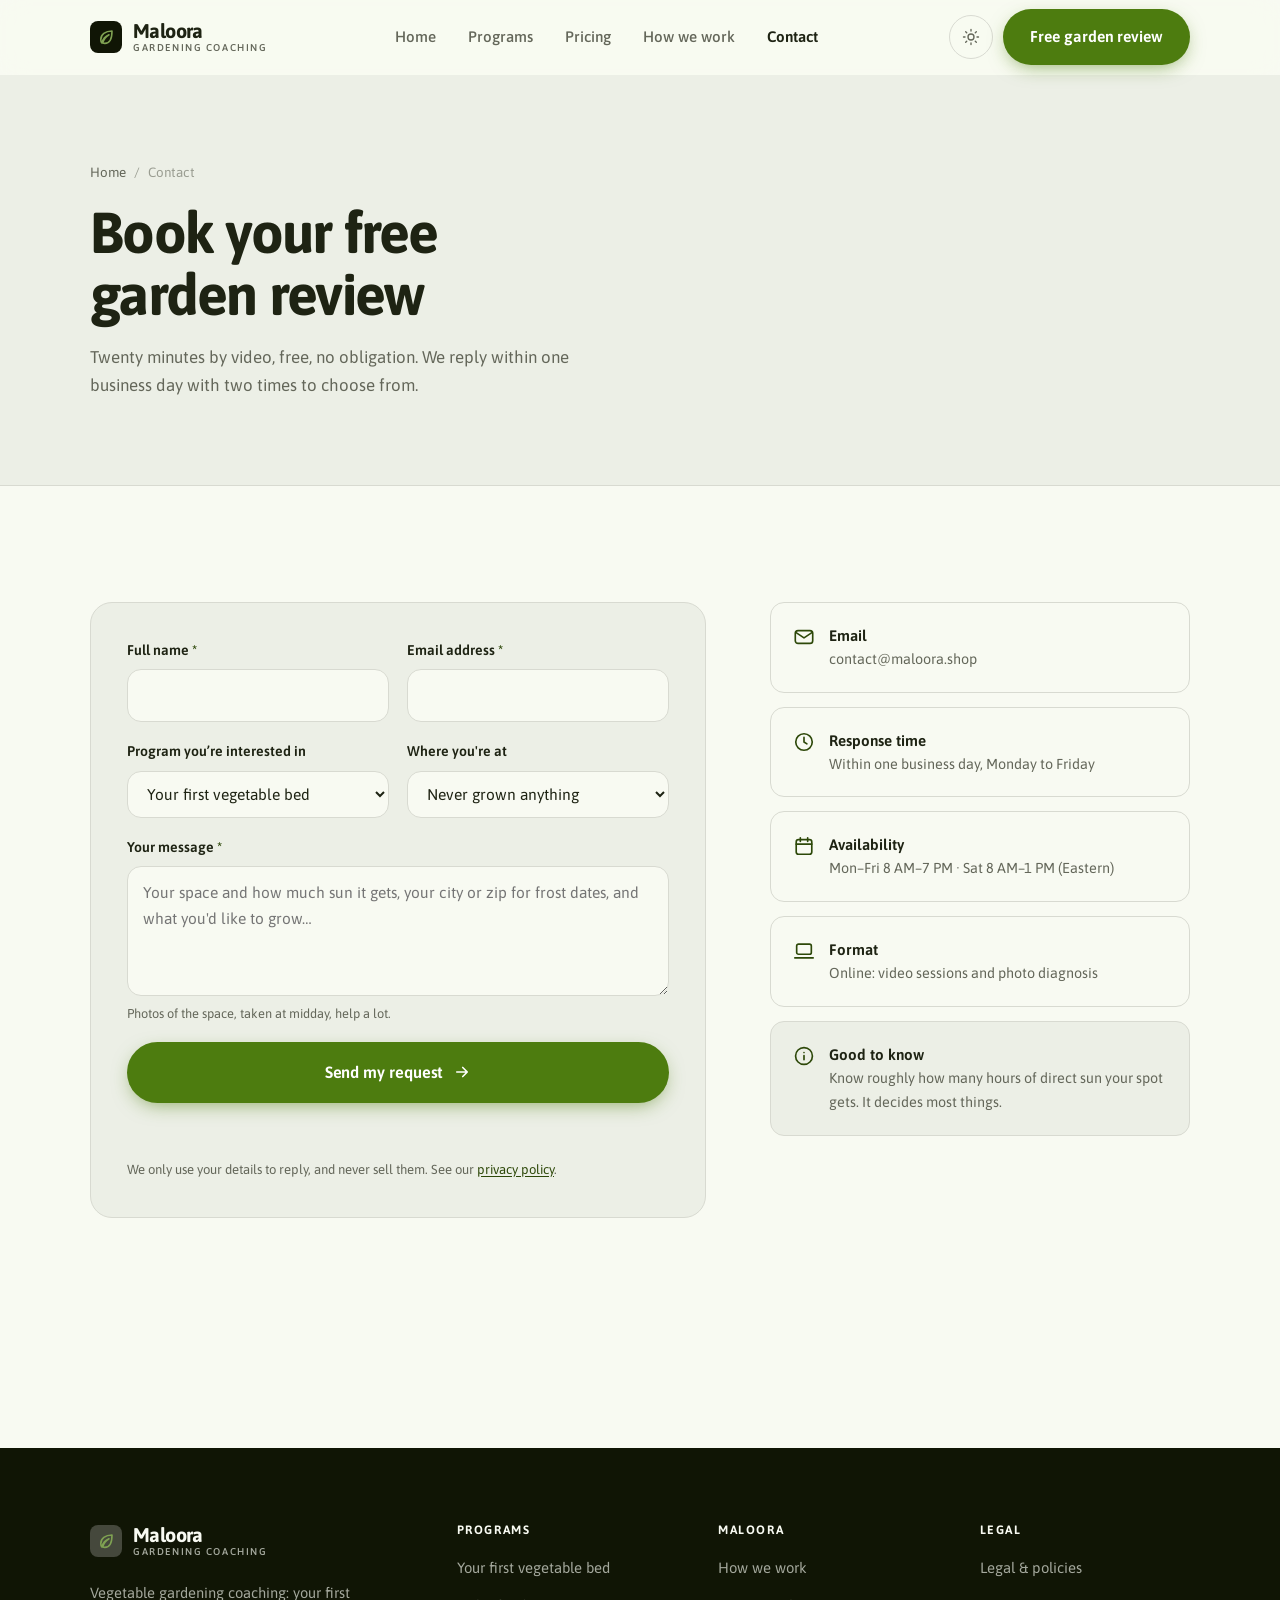
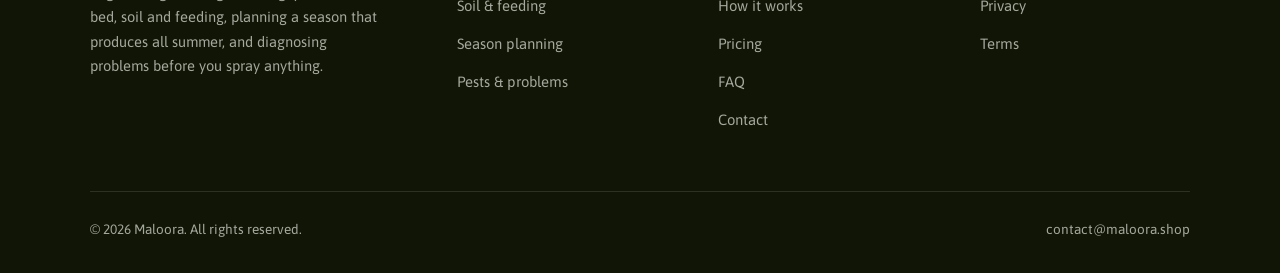
<file: contact.html>
<!DOCTYPE html>
<html lang="en" class="no-js">
<head>
<meta charset="utf-8">
<meta name="viewport" content="width=device-width, initial-scale=1">
<title>Contact — Maloora</title>
<meta name="description" content="Book your free 20-minute garden review. We reply within one business day.">
<link rel="canonical" href="https://maloora.shop/contact.html">

<meta property="og:type" content="website">
<meta property="og:url" content="https://maloora.shop/contact.html">
<meta property="og:site_name" content="Maloora">
<meta property="og:locale" content="en_US">
<meta property="og:title" content="Contact — Maloora">
<meta property="og:description" content="Book your free 20-minute garden review. We reply within one business day.">
<meta name="theme-color" content="#101505">

<link rel="icon" href="assets/img/favicon.svg" type="image/svg+xml">
<link rel="preconnect" href="https://fonts.googleapis.com">
<link rel="preconnect" href="https://fonts.gstatic.com" crossorigin>
<link rel="stylesheet" href="https://fonts.googleapis.com/css2?family=Asap:wght@400..700&display=swap">
<link rel="stylesheet" href="assets/css/style.css">

<!-- Thème appliqué avant le premier rendu (évite le flash) -->
<script>
document.documentElement.classList.remove('no-js');
(function(){try{var t=localStorage.getItem('site-theme');if(t){document.documentElement.setAttribute('data-theme',t);}}catch(e){}})();
</script>
</head>

<body>
<a class="skip-link" href="#main">Skip to main content</a>

<header class="site-header">
  <nav class="wrap nav" aria-label="Main navigation">
    <a class="brand" href="index.html">
      <svg class="brand__mark" viewBox="0 0 64 64" aria-hidden="true">
        <rect class="bm-bg" width="64" height="64" rx="16"/>
        <g class="bm-ic" transform="translate(14 14) scale(1.5)" fill="none" stroke-width="2.1" stroke-linecap="round" stroke-linejoin="round"><path d="M20 4c-9 0-15 4.5-15 11.5 0 2 .6 3.4 1.5 4.5C8 14 12 10.5 16 9c-4 2.5-7 6-8.5 11 1 .4 2 .5 3 .5C17 20.5 20 14 20 4z"/></g>
      </svg>
      <span>Maloora<span class="brand__sub">Gardening coaching</span></span>
    </a>

    <ul class="nav__links" id="nav-links">
      <li><a href="index.html">Home</a></li>
      <li><a href="programs.html">Programs</a></li>
      <li><a href="index.html#pricing">Pricing</a></li>
      <li><a href="about.html">How we work</a></li>
      <li><a href="contact.html" aria-current="page">Contact</a></li>
      <li><a class="btn btn--primary" href="contact.html">Free garden review</a></li>
    </ul>

    <div class="nav__cta">
      <button class="theme-toggle" type="button" aria-label="Switch to dark theme">
        <svg class="icon-sun" viewBox="0 0 24 24" fill="none" stroke="currentColor" stroke-width="1.8" stroke-linecap="round" aria-hidden="true"><circle cx="12" cy="12" r="4"/><path d="M12 2v2m0 16v2M2 12h2m16 0h2M4.9 4.9l1.4 1.4m11.4 11.4 1.4 1.4M19.1 4.9l-1.4 1.4M6.3 17.7l-1.4 1.4"/></svg>
        <svg class="icon-moon" viewBox="0 0 24 24" fill="none" stroke="currentColor" stroke-width="1.8" stroke-linecap="round" stroke-linejoin="round" aria-hidden="true"><path d="M21 12.8A9 9 0 1 1 11.2 3a7 7 0 0 0 9.8 9.8z"/></svg>
      </button>
      <a class="btn btn--primary" href="contact.html">Free garden review</a>
      <button class="nav__toggle" type="button" aria-expanded="false" aria-controls="nav-links" aria-label="Open menu">
        <svg class="icon-open" viewBox="0 0 24 24" fill="none" stroke="currentColor" stroke-width="2" stroke-linecap="round" aria-hidden="true"><path d="M3 6h18M3 12h18M3 18h18"/></svg>
        <svg class="icon-close" viewBox="0 0 24 24" fill="none" stroke="currentColor" stroke-width="2" stroke-linecap="round" aria-hidden="true"><path d="M6 6l12 12M18 6L6 18"/></svg>
      </button>
    </div>
  </nav>
</header>

<main id="main">

<section class="page-head">
  <div class="wrap">
    <nav class="breadcrumb" aria-label="Breadcrumb">
      <a href="index.html">Home</a><span>/</span><span aria-current="page">Contact</span>
    </nav>
    <h1>Book your free garden review</h1>
    <p>Twenty minutes by video, free, no obligation. We reply within one business day with two times to choose from.</p>
  </div>
</section>

<section class="section wrap">
  <div class="form-layout">

    <!--
      FORM: the action attribute holds a placeholder id. Create a free form at
      https://formspree.io and replace VOTRE_ID_FORMSPREE. Until then, the button
      opens the visitor's email app with a pre-filled message to contact@maloora.shop.
    -->
    <form class="form" id="contact-form" action="https://formspree.io/f/VOTRE_ID_FORMSPREE" method="POST"
          data-email="contact@maloora.shop" data-subject="Garden review request"
          data-msg-mail="Your email app will open with the message ready to send." data-msg-sending="Sending…"
          data-msg-ok="Thanks! Your message is on its way. We reply within one business day." data-msg-err="Sending failed. Please email us directly at">
      <div class="form__row">
        <div class="field">
          <label for="nom">Full name <span class="req" aria-hidden="true">*</span></label>
          <input type="text" id="nom" name="nom" autocomplete="name" required>
        </div>
        <div class="field">
          <label for="email">Email address <span class="req" aria-hidden="true">*</span></label>
          <input type="email" id="email" name="email" autocomplete="email" required>
        </div>
      </div>

      <div class="form__row">
        <div class="field">
          <label for="programme">Program you’re interested in</label>
          <select id="programme" name="programme">
            <option>Your first vegetable bed</option>
            <option>Soil &amp; feeding</option>
            <option>Season planning</option>
            <option>Pests &amp; problems</option>
            <option>Not sure yet</option>
          </select>
        </div>
        <div class="field">
          <label for="niveau">Where you're at</label>
          <select id="niveau" name="niveau">
            <option>Never grown anything</option>
            <option>One season tried</option>
            <option>A few seasons in</option>
            <option>Experienced, specific problem</option>
          </select>
        </div>
      </div>

      <div class="field">
        <label for="message">Your message <span class="req" aria-hidden="true">*</span></label>
        <textarea id="message" name="message" required placeholder="Your space and how much sun it gets, your city or zip for frost dates, and what you'd like to grow…"></textarea>
        <span class="field__hint">Photos of the space, taken at midday, help a lot.</span>
      </div>

      <!-- Bot trap: hidden from humans -->
      <div class="visually-hidden" aria-hidden="true">
        <label for="site-web">Leave this field empty</label>
        <input type="text" id="site-web" name="_gotcha" tabindex="-1" autocomplete="off">
      </div>

      <button class="btn btn--primary btn--lg" type="submit">Send my request <svg viewBox="0 0 24 24" fill="none" stroke="currentColor" stroke-width="2.2" stroke-linecap="round" stroke-linejoin="round" aria-hidden="true"><path d="M5 12h14M13 6l6 6-6 6"/></svg></button>

      <p id="form-status" class="form__status" role="status" aria-live="polite"></p>

      <p class="form__note">
        We only use your details to reply, and never sell them. See our <a href="legal.html#privacy">privacy policy</a>.
      </p>
    </form>

    <aside class="contact-aside">
      <div class="contact-card">
        <svg viewBox="0 0 24 24" fill="none" stroke="currentColor" stroke-width="1.8" stroke-linecap="round" stroke-linejoin="round" aria-hidden="true"><rect x="2.5" y="5" width="19" height="14" rx="3"/><path d="M3 7l9 6 9-6"/></svg>
        <div><b>Email</b><a href="mailto:contact@maloora.shop">contact@maloora.shop</a></div>
      </div>
      <div class="contact-card">
        <svg viewBox="0 0 24 24" fill="none" stroke="currentColor" stroke-width="1.8" stroke-linecap="round" stroke-linejoin="round" aria-hidden="true"><circle cx="12" cy="12" r="9"/><path d="M12 7v5l3.2 2"/></svg>
        <div><b>Response time</b><span>Within one business day, Monday to Friday</span></div>
      </div>
      <div class="contact-card">
        <svg viewBox="0 0 24 24" fill="none" stroke="currentColor" stroke-width="1.8" stroke-linecap="round" stroke-linejoin="round" aria-hidden="true"><rect x="3.5" y="5" width="17" height="16" rx="2.5"/><path d="M8 3v4M16 3v4M3.5 10h17"/></svg>
        <div><b>Availability</b><span>Mon–Fri 8 AM–7 PM · Sat 8 AM–1 PM (Eastern)</span></div>
      </div>
      <div class="contact-card">
        <svg viewBox="0 0 24 24" fill="none" stroke="currentColor" stroke-width="1.8" stroke-linecap="round" stroke-linejoin="round" aria-hidden="true"><rect x="4" y="4.5" width="16" height="11" rx="2"/><path d="M2 19.5h20"/></svg>
        <div><b>Format</b><span>Online: video sessions and photo diagnosis</span></div>
      </div>
      <div class="contact-card contact-card--soft">
        <svg viewBox="0 0 24 24" fill="none" stroke="currentColor" stroke-width="1.8" stroke-linecap="round" stroke-linejoin="round" aria-hidden="true"><circle cx="12" cy="12" r="9.2"/><path d="M12 16v-4.5M12 8.2v.1"/></svg>
        <div><b>Good to know</b><span>Know roughly how many hours of direct sun your spot gets. It decides most things.</span></div>
      </div>
    </aside>

  </div>
</section>

</main>

<footer class="site-footer">
  <div class="wrap">
    <div class="footer__grid">
      <div class="footer__brand">
        <a class="brand" href="index.html">
          <svg class="brand__mark" viewBox="0 0 64 64" aria-hidden="true">
        <rect class="bm-bg" width="64" height="64" rx="16"/>
        <g class="bm-ic" transform="translate(14 14) scale(1.5)" fill="none" stroke-width="2.1" stroke-linecap="round" stroke-linejoin="round"><path d="M20 4c-9 0-15 4.5-15 11.5 0 2 .6 3.4 1.5 4.5C8 14 12 10.5 16 9c-4 2.5-7 6-8.5 11 1 .4 2 .5 3 .5C17 20.5 20 14 20 4z"/></g>
      </svg>
          <span>Maloora<span class="brand__sub">Gardening coaching</span></span>
        </a>
        <p>Vegetable gardening coaching: your first bed, soil and feeding, planning a season that produces all summer, and diagnosing problems before you spray anything.</p>
      </div>

      <div class="footer__col">
        <h4>Programs</h4>
        <ul>
          <li><a href="programs.html#first-garden">Your first vegetable bed</a></li>
          <li><a href="programs.html#soil">Soil &amp; feeding</a></li>
          <li><a href="programs.html#planning">Season planning</a></li>
          <li><a href="programs.html#problems">Pests &amp; problems</a></li>
        </ul>
      </div>

      <div class="footer__col">
        <h4>Maloora</h4>
        <ul>
          <li><a href="about.html">How we work</a></li>
          <li><a href="index.html#how-it-works">How it works</a></li>
          <li><a href="index.html#pricing">Pricing</a></li>
          <li><a href="index.html#faq">FAQ</a></li>
          <li><a href="contact.html">Contact</a></li>
        </ul>
      </div>

      <div class="footer__col">
        <h4>Legal</h4>
        <ul>
          <li><a href="legal.html">Legal &amp; policies</a></li>
          <li><a href="legal.html#privacy">Privacy</a></li>
          <li><a href="legal.html#terms">Terms</a></li>
        </ul>
      </div>
    </div>

    <div class="footer__bottom">
      <p>© <span data-year>2026</span> Maloora. All rights reserved.</p>
      <p><a href="mailto:contact@maloora.shop">contact@maloora.shop</a></p>
    </div>
  </div>
</footer>

<script src="assets/js/main.js" defer></script>
</body>
</html>
</file>
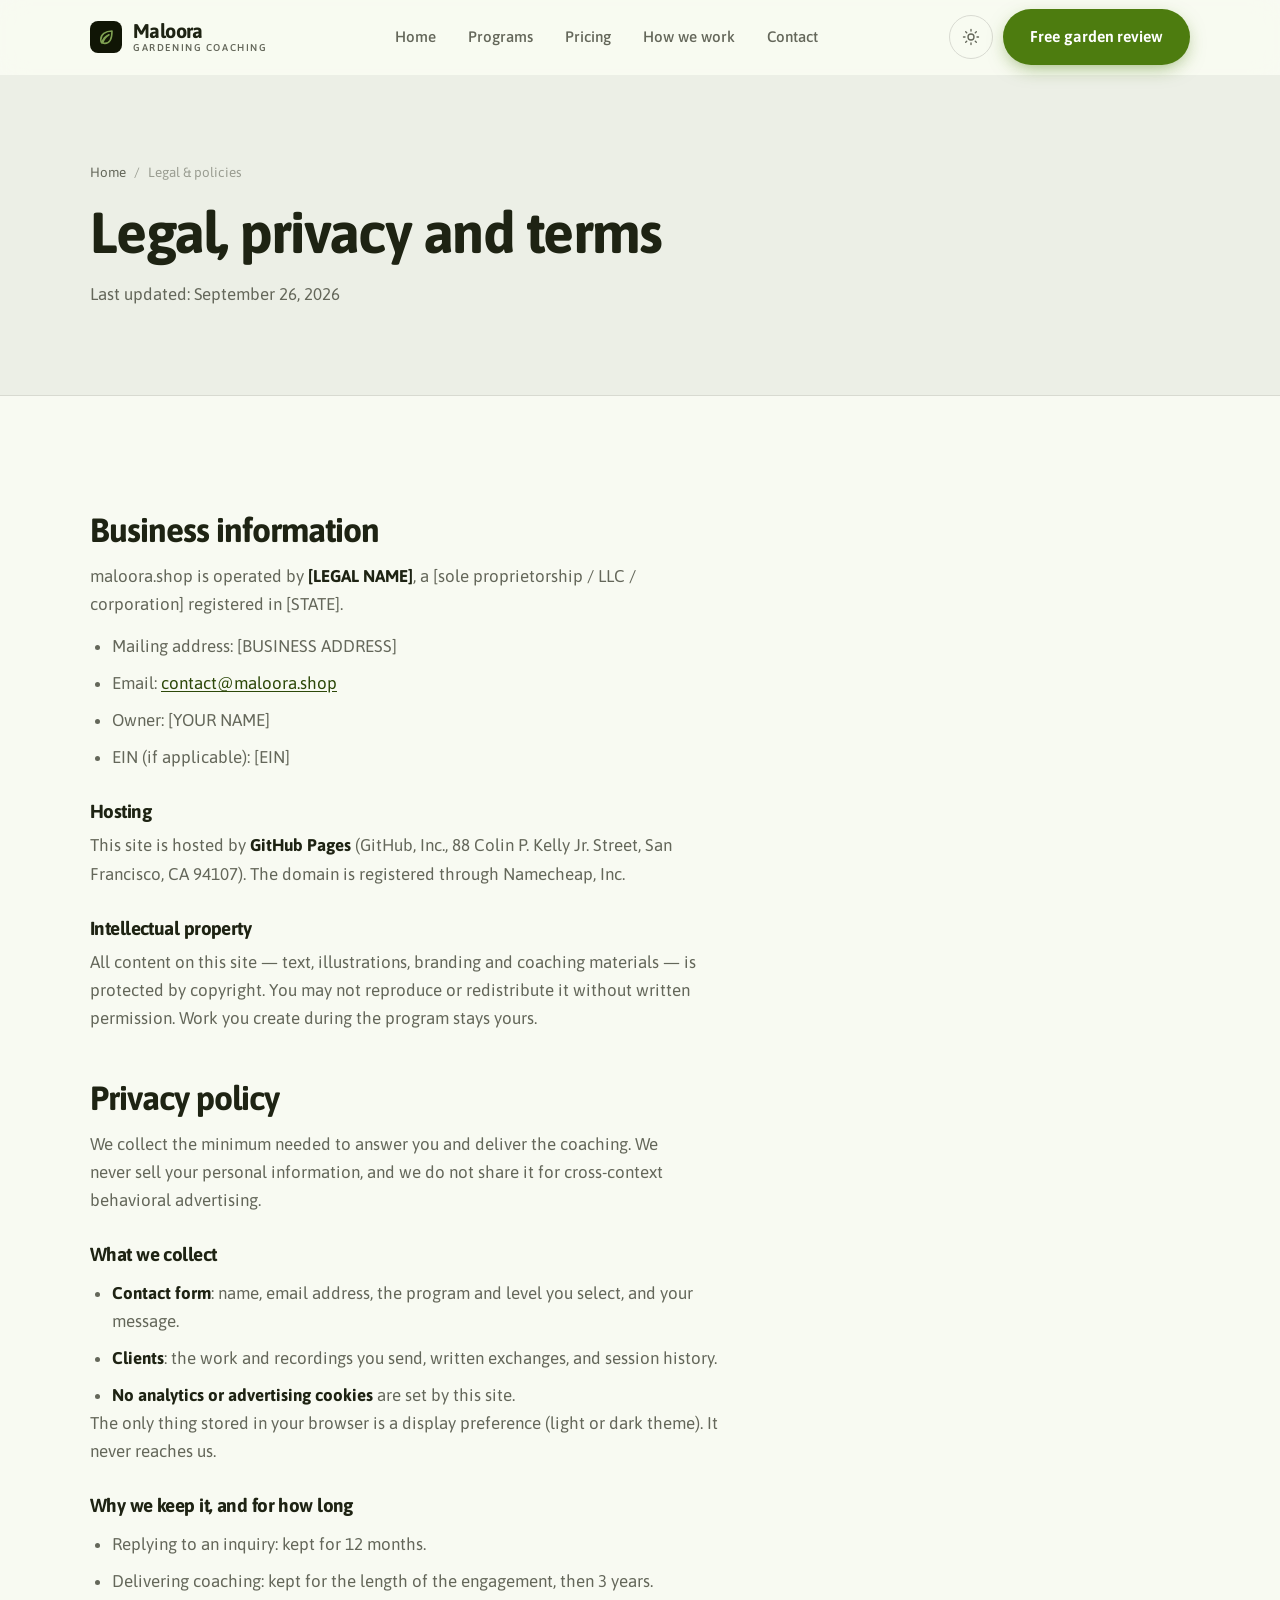
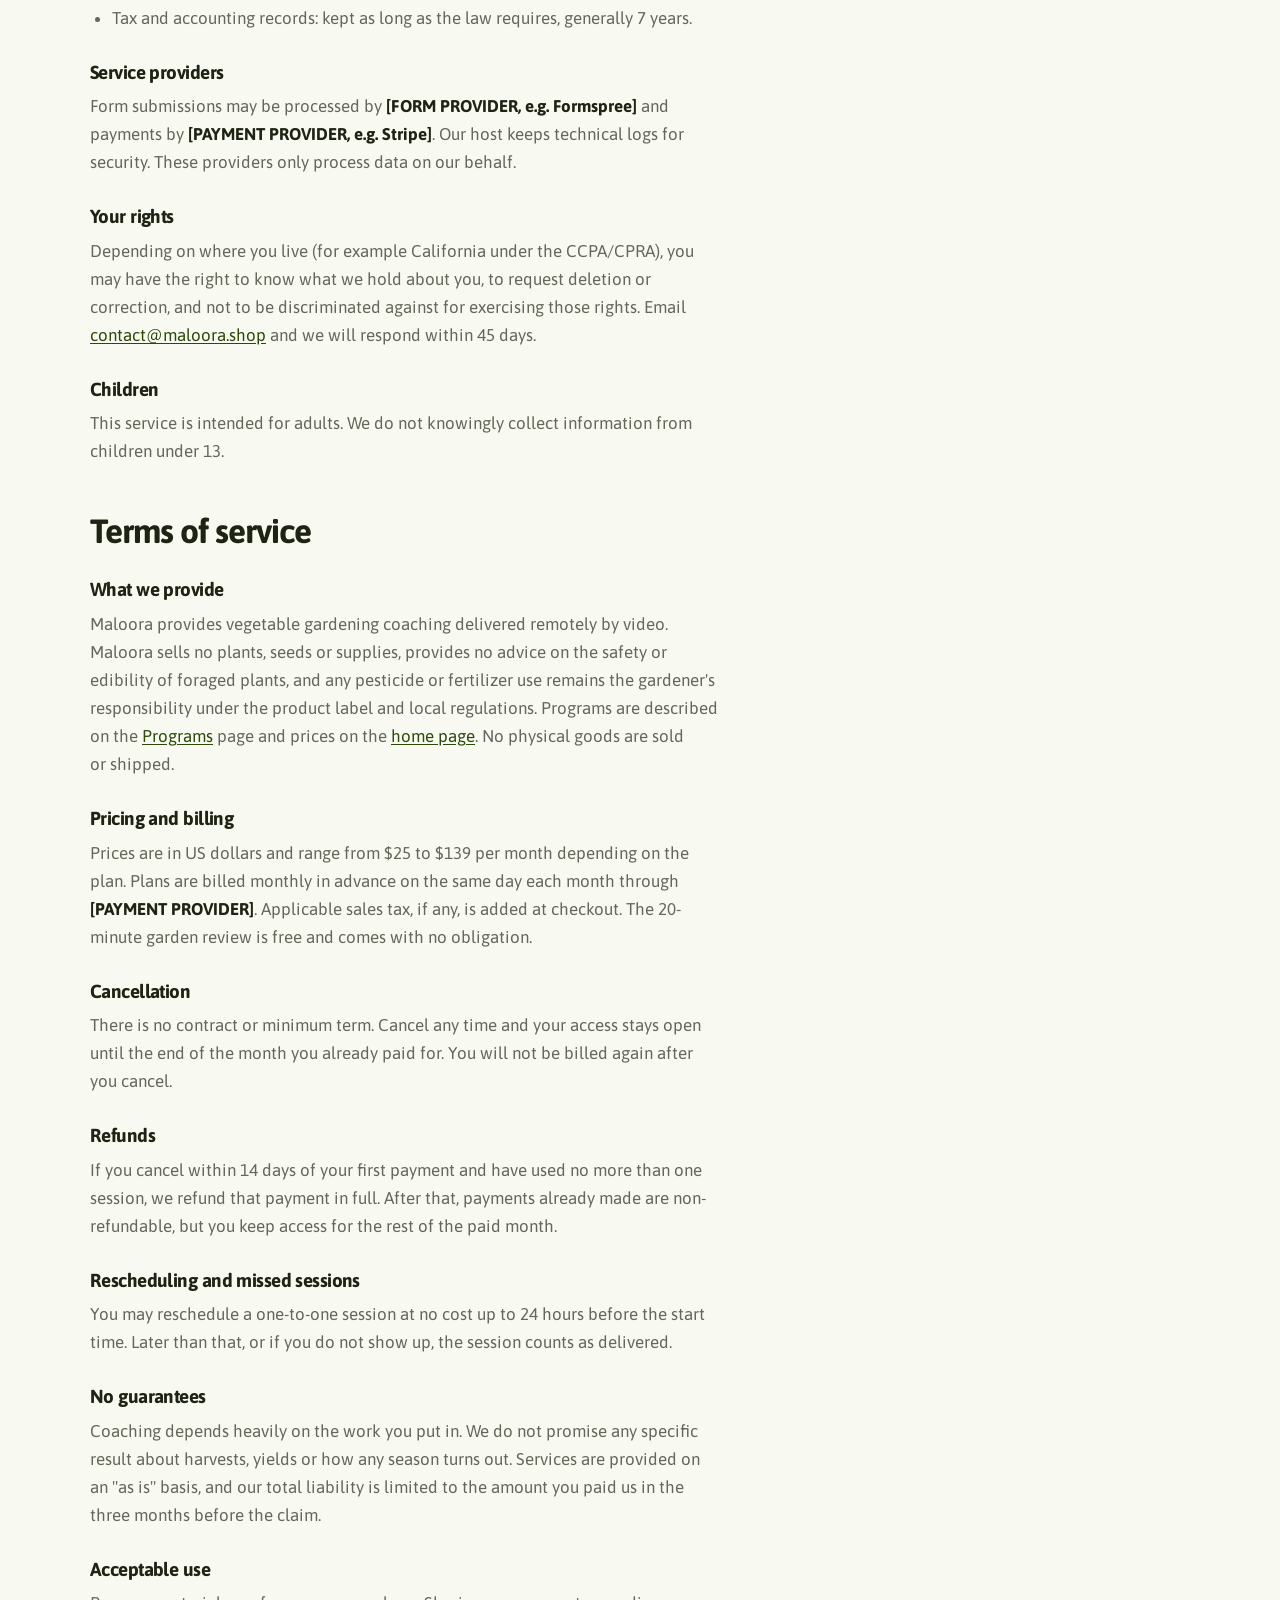
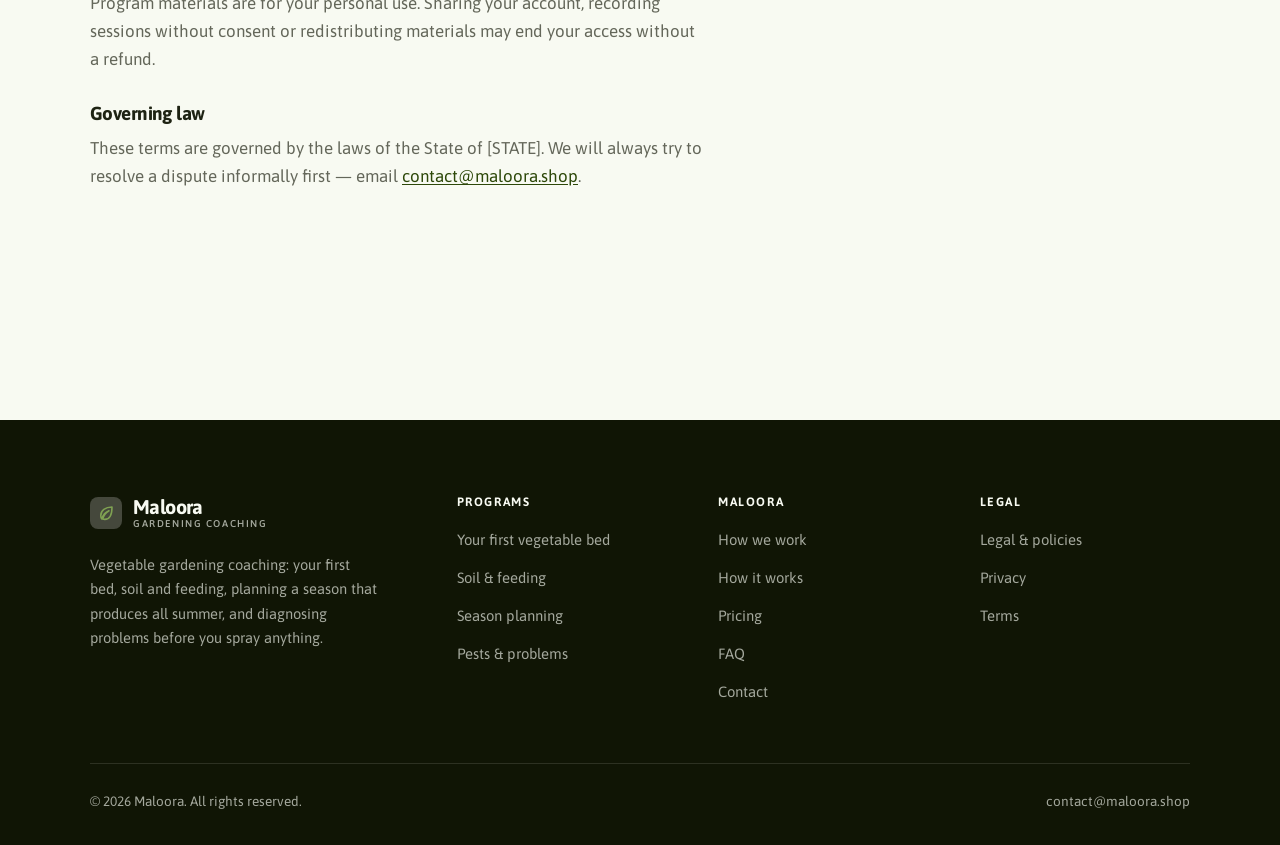
<file: legal.html>
<!DOCTYPE html>
<html lang="en" class="no-js">
<head>
<meta charset="utf-8">
<meta name="viewport" content="width=device-width, initial-scale=1">
<title>Legal, privacy and terms — Maloora</title>
<meta name="description" content="Business information, privacy policy and terms of service for Maloora.">
<meta name="robots" content="noindex">

<meta property="og:type" content="website">
<meta property="og:url" content="https://maloora.shop/legal.html">
<meta property="og:site_name" content="Maloora">
<meta property="og:locale" content="en_US">
<meta property="og:title" content="Legal, privacy and terms — Maloora">
<meta property="og:description" content="Business information, privacy policy and terms of service for Maloora.">
<meta name="theme-color" content="#101505">

<link rel="icon" href="assets/img/favicon.svg" type="image/svg+xml">
<link rel="preconnect" href="https://fonts.googleapis.com">
<link rel="preconnect" href="https://fonts.gstatic.com" crossorigin>
<link rel="stylesheet" href="https://fonts.googleapis.com/css2?family=Asap:wght@400..700&display=swap">
<link rel="stylesheet" href="assets/css/style.css">

<!-- Thème appliqué avant le premier rendu (évite le flash) -->
<script>
document.documentElement.classList.remove('no-js');
(function(){try{var t=localStorage.getItem('site-theme');if(t){document.documentElement.setAttribute('data-theme',t);}}catch(e){}})();
</script>
</head>

<body>
<a class="skip-link" href="#main">Skip to main content</a>

<header class="site-header">
  <nav class="wrap nav" aria-label="Main navigation">
    <a class="brand" href="index.html">
      <svg class="brand__mark" viewBox="0 0 64 64" aria-hidden="true">
        <rect class="bm-bg" width="64" height="64" rx="16"/>
        <g class="bm-ic" transform="translate(14 14) scale(1.5)" fill="none" stroke-width="2.1" stroke-linecap="round" stroke-linejoin="round"><path d="M20 4c-9 0-15 4.5-15 11.5 0 2 .6 3.4 1.5 4.5C8 14 12 10.5 16 9c-4 2.5-7 6-8.5 11 1 .4 2 .5 3 .5C17 20.5 20 14 20 4z"/></g>
      </svg>
      <span>Maloora<span class="brand__sub">Gardening coaching</span></span>
    </a>

    <ul class="nav__links" id="nav-links">
      <li><a href="index.html">Home</a></li>
      <li><a href="programs.html">Programs</a></li>
      <li><a href="index.html#pricing">Pricing</a></li>
      <li><a href="about.html">How we work</a></li>
      <li><a href="contact.html">Contact</a></li>
      <li><a class="btn btn--primary" href="contact.html">Free garden review</a></li>
    </ul>

    <div class="nav__cta">
      <button class="theme-toggle" type="button" aria-label="Switch to dark theme">
        <svg class="icon-sun" viewBox="0 0 24 24" fill="none" stroke="currentColor" stroke-width="1.8" stroke-linecap="round" aria-hidden="true"><circle cx="12" cy="12" r="4"/><path d="M12 2v2m0 16v2M2 12h2m16 0h2M4.9 4.9l1.4 1.4m11.4 11.4 1.4 1.4M19.1 4.9l-1.4 1.4M6.3 17.7l-1.4 1.4"/></svg>
        <svg class="icon-moon" viewBox="0 0 24 24" fill="none" stroke="currentColor" stroke-width="1.8" stroke-linecap="round" stroke-linejoin="round" aria-hidden="true"><path d="M21 12.8A9 9 0 1 1 11.2 3a7 7 0 0 0 9.8 9.8z"/></svg>
      </button>
      <a class="btn btn--primary" href="contact.html">Free garden review</a>
      <button class="nav__toggle" type="button" aria-expanded="false" aria-controls="nav-links" aria-label="Open menu">
        <svg class="icon-open" viewBox="0 0 24 24" fill="none" stroke="currentColor" stroke-width="2" stroke-linecap="round" aria-hidden="true"><path d="M3 6h18M3 12h18M3 18h18"/></svg>
        <svg class="icon-close" viewBox="0 0 24 24" fill="none" stroke="currentColor" stroke-width="2" stroke-linecap="round" aria-hidden="true"><path d="M6 6l12 12M18 6L6 18"/></svg>
      </button>
    </div>
  </nav>
</header>

<main id="main">

<section class="page-head">
  <div class="wrap">
    <nav class="breadcrumb" aria-label="Breadcrumb">
      <a href="index.html">Home</a><span>/</span><span aria-current="page">Legal &amp; policies</span>
    </nav>
    <h1>Legal, privacy and terms</h1>
    <p>Last updated: <time datetime="2026-09-26">September 26, 2026</time></p>
  </div>
</section>

<section class="section wrap">
  <div class="prose">

    <!--
      TO DO: this is a skeleton, not legal advice. Replace every [BRACKET] with
      your real details before selling, and have a lawyer review it if you can.
      Consumer protection rules differ by state.
    -->

    <h2 id="business">Business information</h2>
    <p>
      maloora.shop is operated by <strong>[LEGAL NAME]</strong>, a [sole proprietorship / LLC / corporation]
      registered in [STATE].
    </p>
    <ul>
      <li>Mailing address: [BUSINESS ADDRESS]</li>
      <li>Email: <a href="mailto:contact@maloora.shop">contact@maloora.shop</a></li>
      <li>Owner: [YOUR NAME]</li>
      <li>EIN (if applicable): [EIN]</li>
    </ul>

    <h3>Hosting</h3>
    <p>
      This site is hosted by <strong>GitHub Pages</strong> (GitHub, Inc., 88 Colin P. Kelly Jr. Street,
      San Francisco, CA 94107). The domain is registered through Namecheap, Inc.
    </p>

    <h3>Intellectual property</h3>
    <p>
      All content on this site — text, illustrations, branding and coaching materials — is protected by
      copyright. You may not reproduce or redistribute it without written permission. Work you create during
      the program stays yours.
    </p>

    <h2 id="privacy">Privacy policy</h2>
    <p>
      We collect the minimum needed to answer you and deliver the coaching. We never sell your personal
      information, and we do not share it for cross-context behavioral advertising.
    </p>
    <h3>What we collect</h3>
    <ul>
      <li><strong>Contact form</strong>: name, email address, the program and level you select, and your message.</li>
      <li><strong>Clients</strong>: the work and recordings you send, written exchanges, and session history.</li>
      <li><strong>No analytics or advertising cookies</strong> are set by this site.</li>
    </ul>
    <p>
      The only thing stored in your browser is a display preference (light or dark theme). It never reaches us.
    </p>
    <h3>Why we keep it, and for how long</h3>
    <ul>
      <li>Replying to an inquiry: kept for 12 months.</li>
      <li>Delivering coaching: kept for the length of the engagement, then 3 years.</li>
      <li>Tax and accounting records: kept as long as the law requires, generally 7 years.</li>
    </ul>
    <h3>Service providers</h3>
    <p>
      Form submissions may be processed by <strong>[FORM PROVIDER, e.g. Formspree]</strong> and payments by
      <strong>[PAYMENT PROVIDER, e.g. Stripe]</strong>. Our host keeps technical logs for security. These
      providers only process data on our behalf.
    </p>
    <h3>Your rights</h3>
    <p>
      Depending on where you live (for example California under the CCPA/CPRA), you may have the right to
      know what we hold about you, to request deletion or correction, and not to be discriminated against for
      exercising those rights. Email <a href="mailto:contact@maloora.shop">contact@maloora.shop</a> and we will respond within 45 days.
    </p>
    <h3>Children</h3>
    <p>
      This service is intended for adults. We do not knowingly collect information from children under 13.
    </p>

    <h2 id="terms">Terms of service</h2>
    <h3>What we provide</h3>
    <p>
      Maloora provides vegetable gardening coaching delivered remotely by video. Maloora sells no plants, seeds or supplies, provides no advice on the safety or edibility of foraged plants, and any pesticide or fertilizer use remains the gardener's responsibility under the product label and local regulations. Programs are described on the
      <a href="programs.html">Programs</a> page and prices on the <a href="index.html#pricing">home page</a>.
      No physical goods are sold or shipped.
    </p>
    <h3>Pricing and billing</h3>
    <p>
      Prices are in US dollars and range from $25 to $139 per month
      depending on the plan. Plans are billed monthly in advance on the same day each month through
      <strong>[PAYMENT PROVIDER]</strong>. Applicable sales tax, if any, is added at checkout.
      The 20-minute garden review is free and comes with no obligation.
    </p>
    <h3>Cancellation</h3>
    <p>
      There is no contract or minimum term. Cancel any time and your access stays open until the end of the
      month you already paid for. You will not be billed again after you cancel.
    </p>
    <h3>Refunds</h3>
    <p>
      If you cancel within 14 days of your first payment and have used no more than one session, we refund
      that payment in full. After that, payments already made are non-refundable, but you keep access for the
      rest of the paid month.
    </p>
    <h3>Rescheduling and missed sessions</h3>
    <p>
      You may reschedule a one-to-one session at no cost up to 24 hours before the start time. Later than
      that, or if you do not show up, the session counts as delivered.
    </p>
    <h3>No guarantees</h3>
    <p>
      Coaching depends heavily on the work you put in. We do not promise any specific result
      about harvests, yields or how any season turns out. Services are provided on an "as is" basis, and our total
      liability is limited to the amount you paid us in the three months before the claim.
    </p>
    <h3>Acceptable use</h3>
    <p>
      Program materials are for your personal use. Sharing your account, recording sessions without consent
      or redistributing materials may end your access without a refund.
    </p>
    <h3>Governing law</h3>
    <p>
      These terms are governed by the laws of the State of [STATE]. We will always try to resolve a dispute
      informally first — email <a href="mailto:contact@maloora.shop">contact@maloora.shop</a>.
    </p>

  </div>
</section>

</main>

<footer class="site-footer">
  <div class="wrap">
    <div class="footer__grid">
      <div class="footer__brand">
        <a class="brand" href="index.html">
          <svg class="brand__mark" viewBox="0 0 64 64" aria-hidden="true">
        <rect class="bm-bg" width="64" height="64" rx="16"/>
        <g class="bm-ic" transform="translate(14 14) scale(1.5)" fill="none" stroke-width="2.1" stroke-linecap="round" stroke-linejoin="round"><path d="M20 4c-9 0-15 4.5-15 11.5 0 2 .6 3.4 1.5 4.5C8 14 12 10.5 16 9c-4 2.5-7 6-8.5 11 1 .4 2 .5 3 .5C17 20.5 20 14 20 4z"/></g>
      </svg>
          <span>Maloora<span class="brand__sub">Gardening coaching</span></span>
        </a>
        <p>Vegetable gardening coaching: your first bed, soil and feeding, planning a season that produces all summer, and diagnosing problems before you spray anything.</p>
      </div>

      <div class="footer__col">
        <h4>Programs</h4>
        <ul>
          <li><a href="programs.html#first-garden">Your first vegetable bed</a></li>
          <li><a href="programs.html#soil">Soil &amp; feeding</a></li>
          <li><a href="programs.html#planning">Season planning</a></li>
          <li><a href="programs.html#problems">Pests &amp; problems</a></li>
        </ul>
      </div>

      <div class="footer__col">
        <h4>Maloora</h4>
        <ul>
          <li><a href="about.html">How we work</a></li>
          <li><a href="index.html#how-it-works">How it works</a></li>
          <li><a href="index.html#pricing">Pricing</a></li>
          <li><a href="index.html#faq">FAQ</a></li>
          <li><a href="contact.html">Contact</a></li>
        </ul>
      </div>

      <div class="footer__col">
        <h4>Legal</h4>
        <ul>
          <li><a href="legal.html">Legal &amp; policies</a></li>
          <li><a href="legal.html#privacy">Privacy</a></li>
          <li><a href="legal.html#terms">Terms</a></li>
        </ul>
      </div>
    </div>

    <div class="footer__bottom">
      <p>© <span data-year>2026</span> Maloora. All rights reserved.</p>
      <p><a href="mailto:contact@maloora.shop">contact@maloora.shop</a></p>
    </div>
  </div>
</footer>

<script src="assets/js/main.js" defer></script>
</body>
</html>
</file>
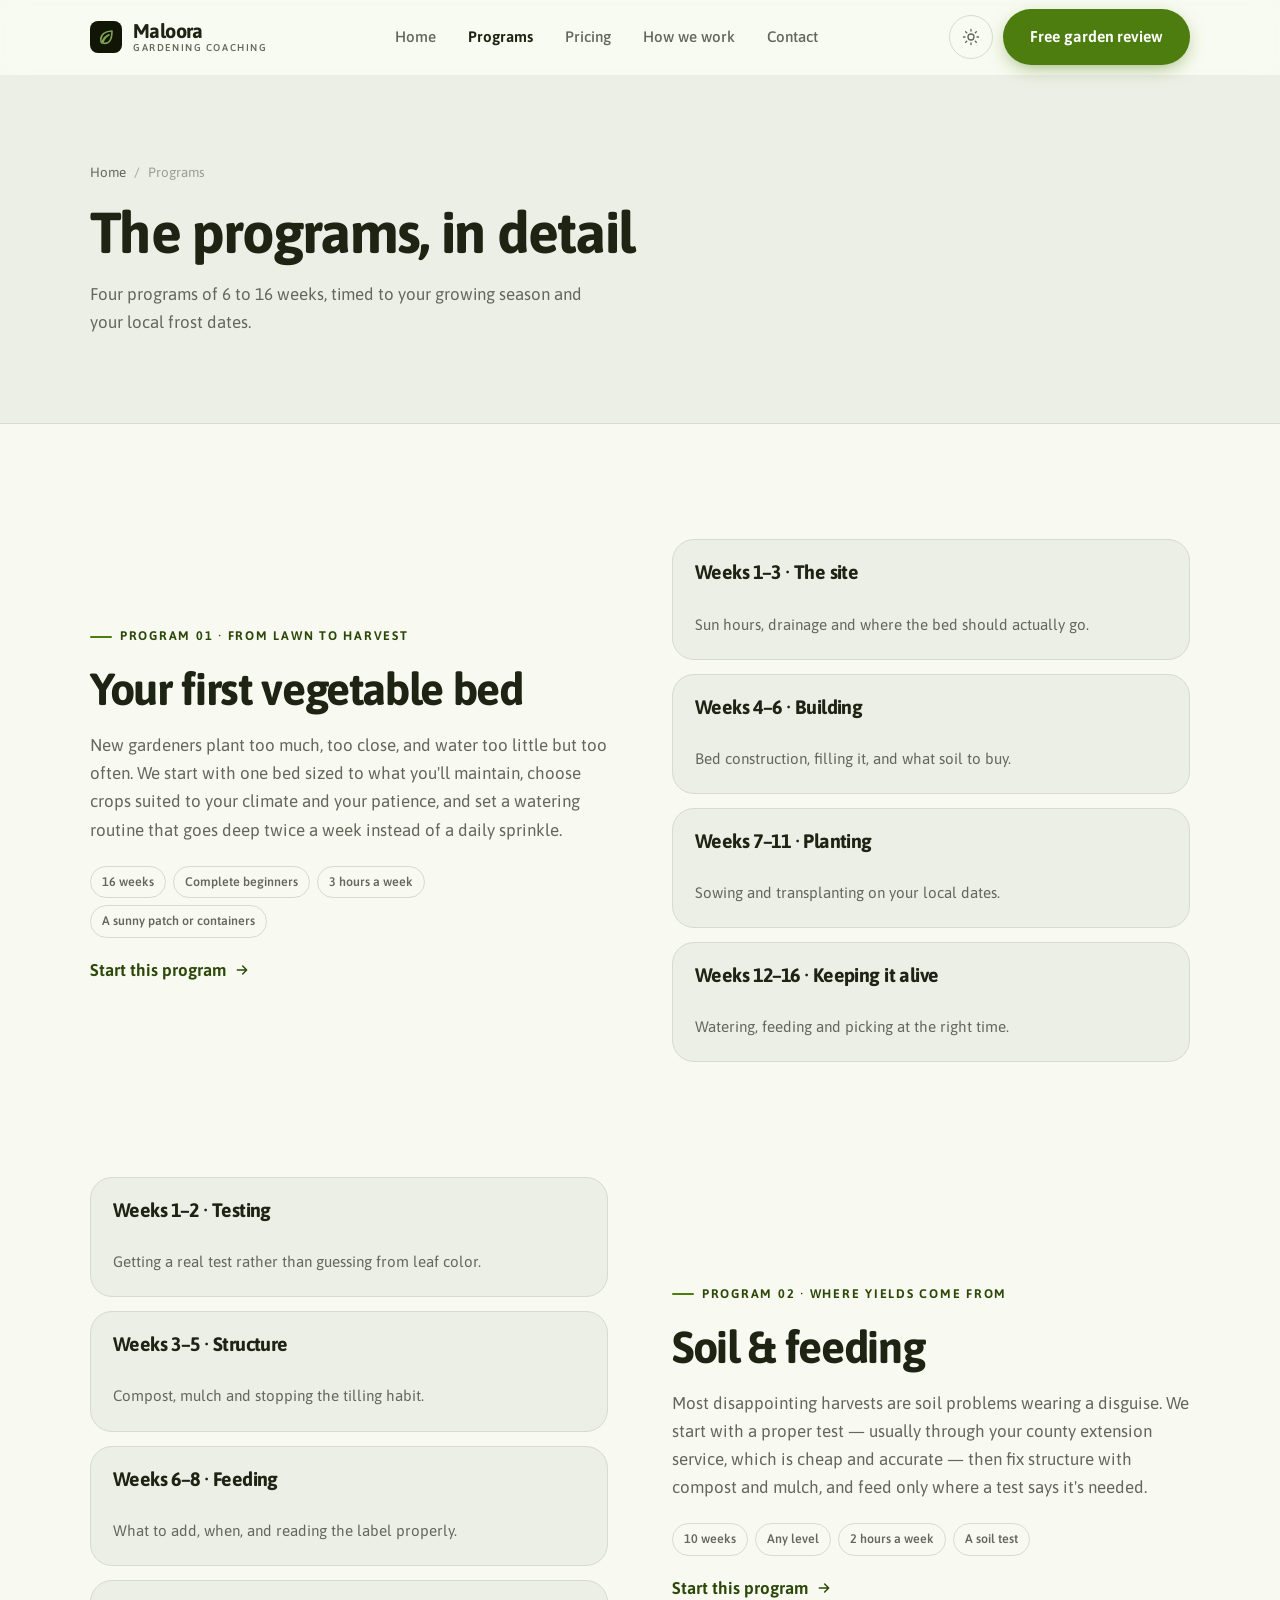
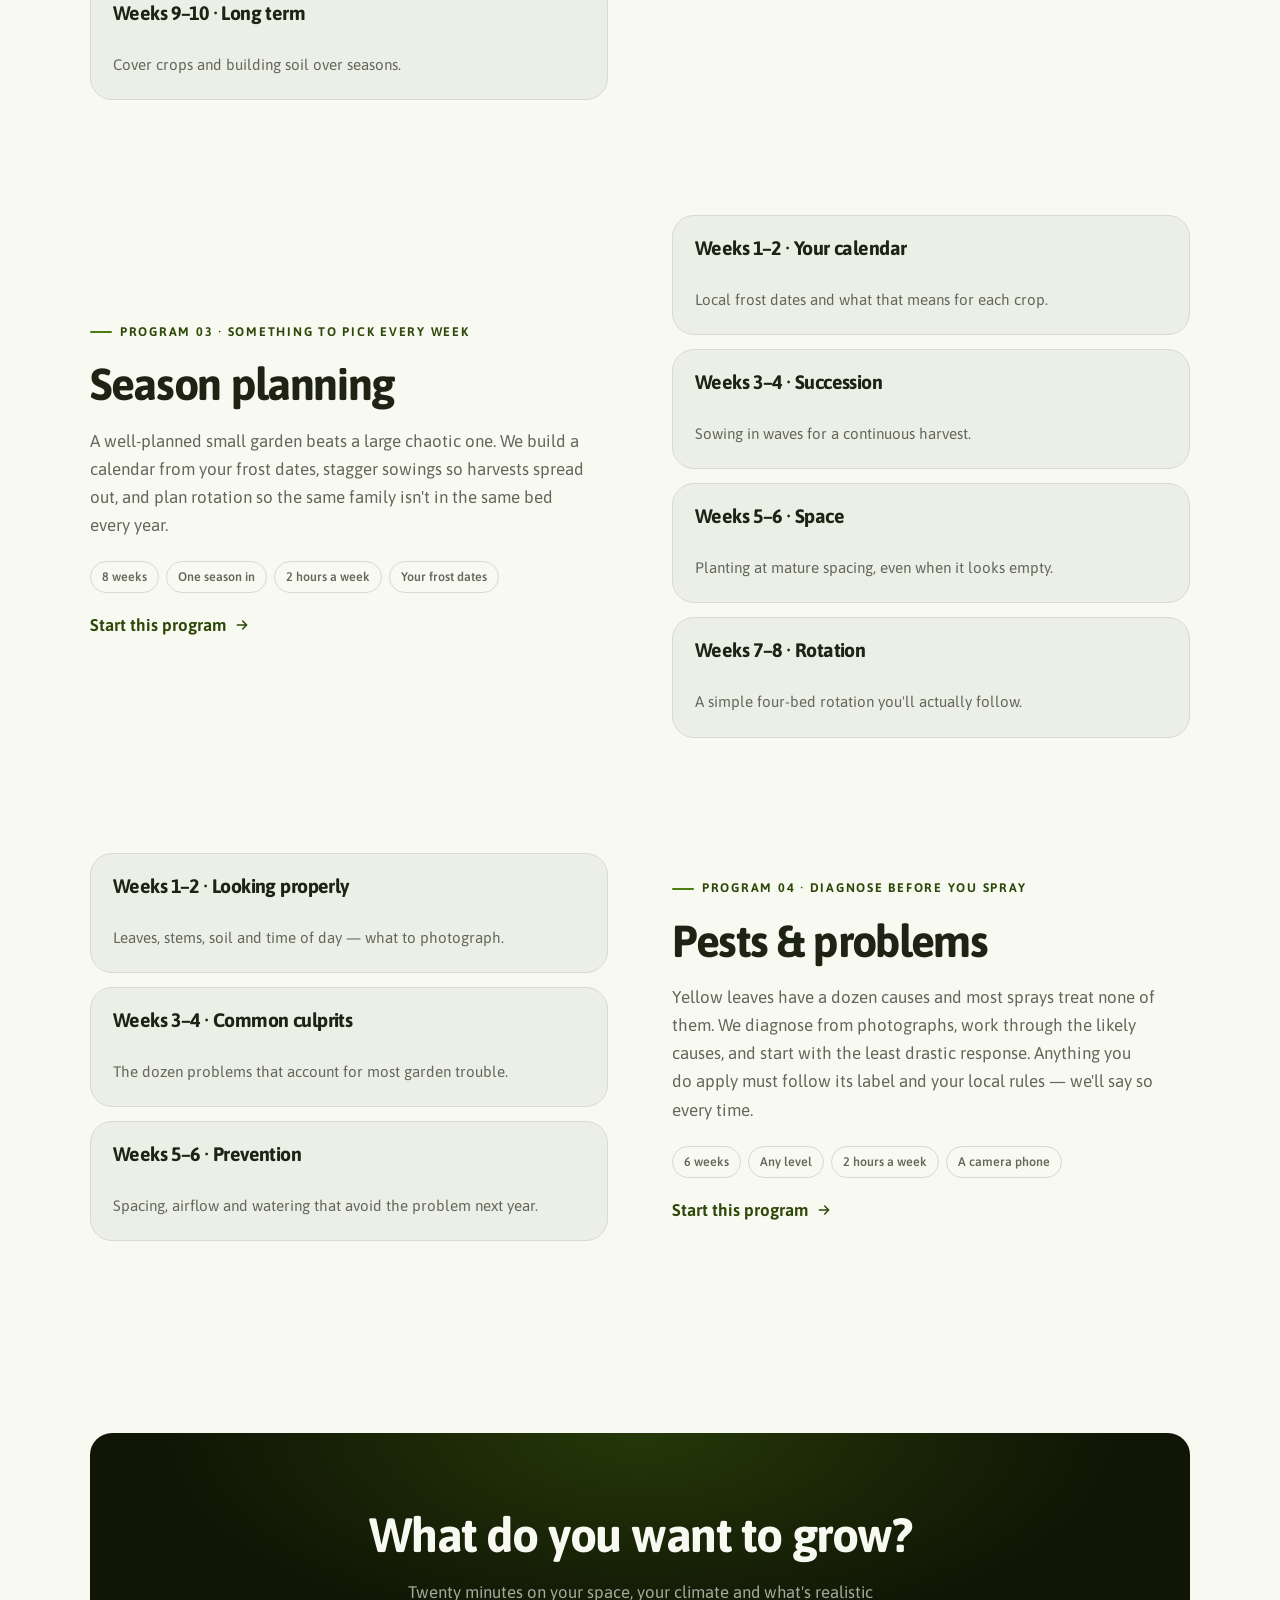
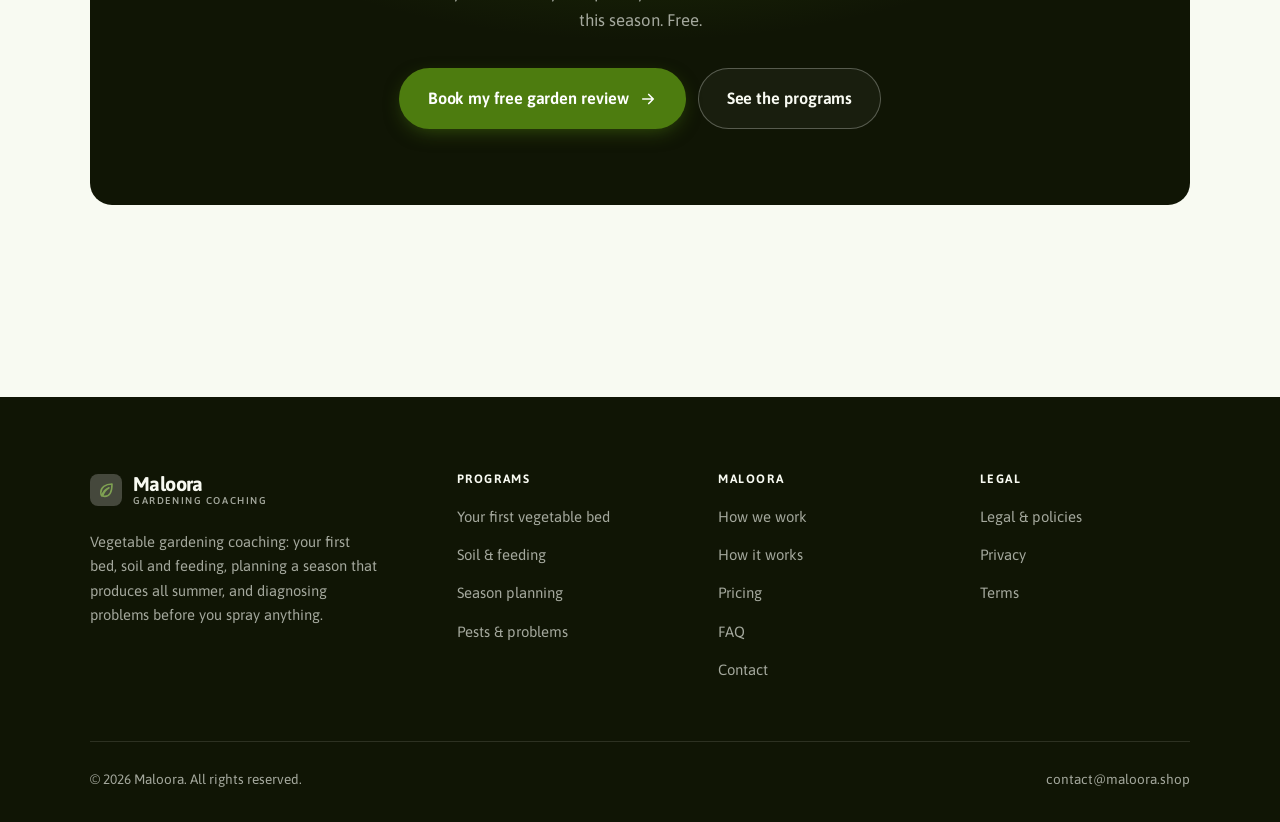
<file: programs.html>
<!DOCTYPE html>
<html lang="en" class="no-js">
<head>
<meta charset="utf-8">
<meta name="viewport" content="width=device-width, initial-scale=1">
<title>Programs — Maloora</title>
<meta name="description" content="Vegetable gardening coaching programs: first bed, soil and feeding, season planning, pests and problems.">
<link rel="canonical" href="https://maloora.shop/programs.html">

<meta property="og:type" content="website">
<meta property="og:url" content="https://maloora.shop/programs.html">
<meta property="og:site_name" content="Maloora">
<meta property="og:locale" content="en_US">
<meta property="og:title" content="Programs — Maloora">
<meta property="og:description" content="Vegetable gardening coaching programs: first bed, soil and feeding, season planning, pests and problems.">
<meta name="theme-color" content="#101505">

<link rel="icon" href="assets/img/favicon.svg" type="image/svg+xml">
<link rel="preconnect" href="https://fonts.googleapis.com">
<link rel="preconnect" href="https://fonts.gstatic.com" crossorigin>
<link rel="stylesheet" href="https://fonts.googleapis.com/css2?family=Asap:wght@400..700&display=swap">
<link rel="stylesheet" href="assets/css/style.css">

<!-- Thème appliqué avant le premier rendu (évite le flash) -->
<script>
document.documentElement.classList.remove('no-js');
(function(){try{var t=localStorage.getItem('site-theme');if(t){document.documentElement.setAttribute('data-theme',t);}}catch(e){}})();
</script>
</head>

<body>
<a class="skip-link" href="#main">Skip to main content</a>

<header class="site-header">
  <nav class="wrap nav" aria-label="Main navigation">
    <a class="brand" href="index.html">
      <svg class="brand__mark" viewBox="0 0 64 64" aria-hidden="true">
        <rect class="bm-bg" width="64" height="64" rx="16"/>
        <g class="bm-ic" transform="translate(14 14) scale(1.5)" fill="none" stroke-width="2.1" stroke-linecap="round" stroke-linejoin="round"><path d="M20 4c-9 0-15 4.5-15 11.5 0 2 .6 3.4 1.5 4.5C8 14 12 10.5 16 9c-4 2.5-7 6-8.5 11 1 .4 2 .5 3 .5C17 20.5 20 14 20 4z"/></g>
      </svg>
      <span>Maloora<span class="brand__sub">Gardening coaching</span></span>
    </a>

    <ul class="nav__links" id="nav-links">
      <li><a href="index.html">Home</a></li>
      <li><a href="programs.html" aria-current="page">Programs</a></li>
      <li><a href="index.html#pricing">Pricing</a></li>
      <li><a href="about.html">How we work</a></li>
      <li><a href="contact.html">Contact</a></li>
      <li><a class="btn btn--primary" href="contact.html">Free garden review</a></li>
    </ul>

    <div class="nav__cta">
      <button class="theme-toggle" type="button" aria-label="Switch to dark theme">
        <svg class="icon-sun" viewBox="0 0 24 24" fill="none" stroke="currentColor" stroke-width="1.8" stroke-linecap="round" aria-hidden="true"><circle cx="12" cy="12" r="4"/><path d="M12 2v2m0 16v2M2 12h2m16 0h2M4.9 4.9l1.4 1.4m11.4 11.4 1.4 1.4M19.1 4.9l-1.4 1.4M6.3 17.7l-1.4 1.4"/></svg>
        <svg class="icon-moon" viewBox="0 0 24 24" fill="none" stroke="currentColor" stroke-width="1.8" stroke-linecap="round" stroke-linejoin="round" aria-hidden="true"><path d="M21 12.8A9 9 0 1 1 11.2 3a7 7 0 0 0 9.8 9.8z"/></svg>
      </button>
      <a class="btn btn--primary" href="contact.html">Free garden review</a>
      <button class="nav__toggle" type="button" aria-expanded="false" aria-controls="nav-links" aria-label="Open menu">
        <svg class="icon-open" viewBox="0 0 24 24" fill="none" stroke="currentColor" stroke-width="2" stroke-linecap="round" aria-hidden="true"><path d="M3 6h18M3 12h18M3 18h18"/></svg>
        <svg class="icon-close" viewBox="0 0 24 24" fill="none" stroke="currentColor" stroke-width="2" stroke-linecap="round" aria-hidden="true"><path d="M6 6l12 12M18 6L6 18"/></svg>
      </button>
    </div>
  </nav>
</header>

<main id="main">

<section class="page-head">
  <div class="wrap">
    <nav class="breadcrumb" aria-label="Breadcrumb">
      <a href="index.html">Home</a><span>/</span><span aria-current="page">Programs</span>
    </nav>
    <h1>The programs, in detail</h1>
    <p>Four programs of 6 to 16 weeks, timed to your growing season and your local frost dates.</p>
  </div>
</section>

<section class="section wrap" id="first-garden">
  <div class="split reveal">
    <div>
      <span class="eyebrow">Program 01 · From lawn to harvest</span>
      <h2>Your first vegetable bed</h2>
      <p>New gardeners plant too much, too close, and water too little but too often. We start with one bed sized to what you'll maintain, choose crops suited to your climate and your patience, and set a watering routine that goes deep twice a week instead of a daily sprinkle.</p>
      <ul class="tags"><li>16 weeks</li><li>Complete beginners</li><li>3 hours a week</li><li>A sunny patch or containers</li></ul>
      <p><a class="arrow-link" href="contact.html">Start this program <svg viewBox="0 0 24 24" fill="none" stroke="currentColor" stroke-width="2.2" stroke-linecap="round" stroke-linejoin="round" aria-hidden="true"><path d="M5 12h14M13 6l6 6-6 6"/></svg></a></p>
    </div>
    <div class="grid grid--2 grid--tight">
      <article class="card card--sm">
        <h3>Weeks 1–3 · The site</h3>
        <p>Sun hours, drainage and where the bed should actually go.</p>
      </article>
      <article class="card card--sm">
        <h3>Weeks 4–6 · Building</h3>
        <p>Bed construction, filling it, and what soil to buy.</p>
      </article>
      <article class="card card--sm">
        <h3>Weeks 7–11 · Planting</h3>
        <p>Sowing and transplanting on your local dates.</p>
      </article>
      <article class="card card--sm">
        <h3>Weeks 12–16 · Keeping it alive</h3>
        <p>Watering, feeding and picking at the right time.</p>
      </article>
    </div>
  </div>
</section>

<section class="section section--flush wrap" id="soil">
  <div class="split reveal">
    <div class="grid grid--2 grid--tight">
      <article class="card card--sm">
        <h3>Weeks 1–2 · Testing</h3>
        <p>Getting a real test rather than guessing from leaf color.</p>
      </article>
      <article class="card card--sm">
        <h3>Weeks 3–5 · Structure</h3>
        <p>Compost, mulch and stopping the tilling habit.</p>
      </article>
      <article class="card card--sm">
        <h3>Weeks 6–8 · Feeding</h3>
        <p>What to add, when, and reading the label properly.</p>
      </article>
      <article class="card card--sm">
        <h3>Weeks 9–10 · Long term</h3>
        <p>Cover crops and building soil over seasons.</p>
      </article>
    </div>
    <div>
      <span class="eyebrow">Program 02 · Where yields come from</span>
      <h2>Soil &amp; feeding</h2>
      <p>Most disappointing harvests are soil problems wearing a disguise. We start with a proper test — usually through your county extension service, which is cheap and accurate — then fix structure with compost and mulch, and feed only where a test says it's needed.</p>
      <ul class="tags"><li>10 weeks</li><li>Any level</li><li>2 hours a week</li><li>A soil test</li></ul>
      <p><a class="arrow-link" href="contact.html">Start this program <svg viewBox="0 0 24 24" fill="none" stroke="currentColor" stroke-width="2.2" stroke-linecap="round" stroke-linejoin="round" aria-hidden="true"><path d="M5 12h14M13 6l6 6-6 6"/></svg></a></p>
    </div>
  </div>
</section>

<section class="section section--flush wrap" id="planning">
  <div class="split reveal">
    <div>
      <span class="eyebrow">Program 03 · Something to pick every week</span>
      <h2>Season planning</h2>
      <p>A well-planned small garden beats a large chaotic one. We build a calendar from your frost dates, stagger sowings so harvests spread out, and plan rotation so the same family isn't in the same bed every year.</p>
      <ul class="tags"><li>8 weeks</li><li>One season in</li><li>2 hours a week</li><li>Your frost dates</li></ul>
      <p><a class="arrow-link" href="contact.html">Start this program <svg viewBox="0 0 24 24" fill="none" stroke="currentColor" stroke-width="2.2" stroke-linecap="round" stroke-linejoin="round" aria-hidden="true"><path d="M5 12h14M13 6l6 6-6 6"/></svg></a></p>
    </div>
    <div class="grid grid--2 grid--tight">
      <article class="card card--sm">
        <h3>Weeks 1–2 · Your calendar</h3>
        <p>Local frost dates and what that means for each crop.</p>
      </article>
      <article class="card card--sm">
        <h3>Weeks 3–4 · Succession</h3>
        <p>Sowing in waves for a continuous harvest.</p>
      </article>
      <article class="card card--sm">
        <h3>Weeks 5–6 · Space</h3>
        <p>Planting at mature spacing, even when it looks empty.</p>
      </article>
      <article class="card card--sm">
        <h3>Weeks 7–8 · Rotation</h3>
        <p>A simple four-bed rotation you'll actually follow.</p>
      </article>
    </div>
  </div>
</section>

<section class="section section--flush wrap" id="problems">
  <div class="split reveal">
    <div class="grid grid--2 grid--tight">
      <article class="card card--sm">
        <h3>Weeks 1–2 · Looking properly</h3>
        <p>Leaves, stems, soil and time of day — what to photograph.</p>
      </article>
      <article class="card card--sm">
        <h3>Weeks 3–4 · Common culprits</h3>
        <p>The dozen problems that account for most garden trouble.</p>
      </article>
      <article class="card card--sm">
        <h3>Weeks 5–6 · Prevention</h3>
        <p>Spacing, airflow and watering that avoid the problem next year.</p>
      </article>
    </div>
    <div>
      <span class="eyebrow">Program 04 · Diagnose before you spray</span>
      <h2>Pests &amp; problems</h2>
      <p>Yellow leaves have a dozen causes and most sprays treat none of them. We diagnose from photographs, work through the likely causes, and start with the least drastic response. Anything you do apply must follow its label and your local rules — we'll say so every time.</p>
      <ul class="tags"><li>6 weeks</li><li>Any level</li><li>2 hours a week</li><li>A camera phone</li></ul>
      <p><a class="arrow-link" href="contact.html">Start this program <svg viewBox="0 0 24 24" fill="none" stroke="currentColor" stroke-width="2.2" stroke-linecap="round" stroke-linejoin="round" aria-hidden="true"><path d="M5 12h14M13 6l6 6-6 6"/></svg></a></p>
    </div>
  </div>
</section>

<section class="wrap section--tight">
  <div class="cta-band reveal">
    <h2>What do you want to grow?</h2>
    <p>Twenty minutes on your space, your climate and what's realistic this season. Free.</p>
    <div class="hero__actions">
      <a class="btn btn--primary btn--lg" href="contact.html">Book my free garden review <svg viewBox="0 0 24 24" fill="none" stroke="currentColor" stroke-width="2.2" stroke-linecap="round" stroke-linejoin="round" aria-hidden="true"><path d="M5 12h14M13 6l6 6-6 6"/></svg></a>
      <a class="btn btn--on-dark btn--lg" href="programs.html">See the programs</a>
    </div>
  </div>
</section>

</main>

<footer class="site-footer">
  <div class="wrap">
    <div class="footer__grid">
      <div class="footer__brand">
        <a class="brand" href="index.html">
          <svg class="brand__mark" viewBox="0 0 64 64" aria-hidden="true">
        <rect class="bm-bg" width="64" height="64" rx="16"/>
        <g class="bm-ic" transform="translate(14 14) scale(1.5)" fill="none" stroke-width="2.1" stroke-linecap="round" stroke-linejoin="round"><path d="M20 4c-9 0-15 4.5-15 11.5 0 2 .6 3.4 1.5 4.5C8 14 12 10.5 16 9c-4 2.5-7 6-8.5 11 1 .4 2 .5 3 .5C17 20.5 20 14 20 4z"/></g>
      </svg>
          <span>Maloora<span class="brand__sub">Gardening coaching</span></span>
        </a>
        <p>Vegetable gardening coaching: your first bed, soil and feeding, planning a season that produces all summer, and diagnosing problems before you spray anything.</p>
      </div>

      <div class="footer__col">
        <h4>Programs</h4>
        <ul>
          <li><a href="programs.html#first-garden">Your first vegetable bed</a></li>
          <li><a href="programs.html#soil">Soil &amp; feeding</a></li>
          <li><a href="programs.html#planning">Season planning</a></li>
          <li><a href="programs.html#problems">Pests &amp; problems</a></li>
        </ul>
      </div>

      <div class="footer__col">
        <h4>Maloora</h4>
        <ul>
          <li><a href="about.html">How we work</a></li>
          <li><a href="index.html#how-it-works">How it works</a></li>
          <li><a href="index.html#pricing">Pricing</a></li>
          <li><a href="index.html#faq">FAQ</a></li>
          <li><a href="contact.html">Contact</a></li>
        </ul>
      </div>

      <div class="footer__col">
        <h4>Legal</h4>
        <ul>
          <li><a href="legal.html">Legal &amp; policies</a></li>
          <li><a href="legal.html#privacy">Privacy</a></li>
          <li><a href="legal.html#terms">Terms</a></li>
        </ul>
      </div>
    </div>

    <div class="footer__bottom">
      <p>© <span data-year>2026</span> Maloora. All rights reserved.</p>
      <p><a href="mailto:contact@maloora.shop">contact@maloora.shop</a></p>
    </div>
  </div>
</footer>

<script src="assets/js/main.js" defer></script>
</body>
</html>
</file>
<file: assets/css/style.css>
/* Maloora — couleurs et polices de la marque.
   Modifier ces valeurs suffit à changer l'identité visuelle de tout le site. */
:root {
  --c-accent:    #4d7c0f;
  --c-on-accent: #ffffff;
  --c-ink:       #101505;
  --c-paper:     #f8faf2;

  --accent-ink-light: color-mix(in srgb, var(--c-accent) 58%, black);
  --accent-on-dark:   color-mix(in srgb, var(--c-accent) 72%, white);

  --font-display: "Asap", system-ui, -apple-system, "Segoe UI", sans-serif;
  --font-body: "Asap", system-ui, -apple-system, "Segoe UI", sans-serif;
  --display-weight: 700;
  --display-tracking: -.03em;
}

/* ==========================================================================
   Feuille de style commune aux sites de coaching
   Les couleurs de marque (--c-accent, --c-on-accent, --c-ink, --c-paper) et
   les polices sont définies juste au-dessus, par site. Tout le reste en dérive.
   ========================================================================== */

/* --------------------------------------------------------------------------
   1. Tokens dérivés
   -------------------------------------------------------------------------- */

:root {
  /* Thème clair */
  --paper:      var(--c-paper);
  --paper-2:    color-mix(in srgb, var(--c-paper) 95%, var(--c-ink));
  --paper-3:    color-mix(in srgb, var(--c-paper) 89%, var(--c-ink));
  --line:       color-mix(in srgb, var(--c-paper) 86%, var(--c-ink));
  --text:       color-mix(in srgb, var(--c-ink) 94%, var(--c-paper));
  --muted:      color-mix(in srgb, var(--c-ink) 64%, var(--c-paper));
  --accent:     var(--c-accent);
  --accent-600: color-mix(in srgb, var(--c-accent) 86%, black);
  --accent-ink: var(--accent-ink-light);
  --on-accent:  var(--c-on-accent);
  --ink:        var(--c-ink);
  --ink-soft:   color-mix(in srgb, var(--c-ink) 90%, white);
  --on-ink:     var(--c-paper);
  --on-ink-mut: color-mix(in srgb, var(--c-paper) 64%, var(--c-ink));
  --brand-bg:   var(--c-ink);

  /* Rayons */
  --r-sm: 8px;
  --r-md: 14px;
  --r-lg: 22px;
  --r-full: 999px;

  /* Ombres */
  --sh-1: 0 1px 2px rgba(0, 0, 0, .05), 0 2px 8px rgba(0, 0, 0, .04);
  --sh-2: 0 2px 4px rgba(0, 0, 0, .05), 0 12px 32px rgba(0, 0, 0, .09);
  --sh-3: 0 4px 8px rgba(0, 0, 0, .06), 0 24px 56px rgba(0, 0, 0, .14);

  /* Rythme */
  --gutter: clamp(16px, 4vw, 40px);
  --maxw: 1180px;
  --section-y: clamp(64px, 9vw, 124px);

  --ease: cubic-bezier(.22, .61, .36, 1);
}

/* Thème sombre — suit le système, sauf si l'utilisateur a choisi « clair » */
@media (prefers-color-scheme: dark) {
  :root:not([data-theme="light"]) {
    --paper:      var(--c-ink);
    --paper-2:    color-mix(in srgb, var(--c-ink) 92%, white);
    --paper-3:    color-mix(in srgb, var(--c-ink) 86%, white);
    --line:       color-mix(in srgb, var(--c-ink) 80%, white);
    --text:       color-mix(in srgb, var(--c-paper) 94%, var(--c-ink));
    --muted:      color-mix(in srgb, var(--c-paper) 66%, var(--c-ink));
    --accent-ink: var(--accent-on-dark);
    --ink:        color-mix(in srgb, var(--c-ink) 72%, black);
    --brand-bg:   color-mix(in srgb, var(--c-ink) 80%, white);
    --sh-1: 0 1px 2px rgba(0, 0, 0, .4), 0 2px 8px rgba(0, 0, 0, .3);
    --sh-2: 0 2px 4px rgba(0, 0, 0, .4), 0 12px 32px rgba(0, 0, 0, .45);
    --sh-3: 0 4px 8px rgba(0, 0, 0, .45), 0 24px 56px rgba(0, 0, 0, .55);
  }
}

/* Thème sombre — choix explicite */
:root[data-theme="dark"] {
  --paper:      var(--c-ink);
  --paper-2:    color-mix(in srgb, var(--c-ink) 92%, white);
  --paper-3:    color-mix(in srgb, var(--c-ink) 86%, white);
  --line:       color-mix(in srgb, var(--c-ink) 80%, white);
  --text:       color-mix(in srgb, var(--c-paper) 94%, var(--c-ink));
  --muted:      color-mix(in srgb, var(--c-paper) 66%, var(--c-ink));
  --accent-ink: var(--accent-on-dark);
  --ink:        color-mix(in srgb, var(--c-ink) 72%, black);
  --brand-bg:   color-mix(in srgb, var(--c-ink) 80%, white);
  --sh-1: 0 1px 2px rgba(0, 0, 0, .4), 0 2px 8px rgba(0, 0, 0, .3);
  --sh-2: 0 2px 4px rgba(0, 0, 0, .4), 0 12px 32px rgba(0, 0, 0, .45);
  --sh-3: 0 4px 8px rgba(0, 0, 0, .45), 0 24px 56px rgba(0, 0, 0, .55);
}

/* --------------------------------------------------------------------------
   2. Reset / base
   -------------------------------------------------------------------------- */

*, *::before, *::after { box-sizing: border-box; }

* { margin: 0; }

html {
  -webkit-text-size-adjust: 100%;
  scroll-behavior: smooth;
  scroll-padding-top: 88px;
}

body {
  background: var(--paper);
  color: var(--text);
  font-family: var(--font-body);
  font-size: 17px;
  line-height: 1.65;
  -webkit-font-smoothing: antialiased;
  text-rendering: optimizeLegibility;
  overflow-x: hidden;
}

img, svg, video { display: block; max-width: 100%; height: auto; }

a { color: inherit; text-decoration: none; }

button, input, textarea, select { font: inherit; color: inherit; }

h1, h2, h3, h4 {
  font-family: var(--font-display);
  font-weight: var(--display-weight);
  line-height: 1.08;
  letter-spacing: var(--display-tracking);
  text-wrap: balance;
}

p { text-wrap: pretty; }

:focus-visible {
  outline: 3px solid var(--accent);
  outline-offset: 3px;
  border-radius: 4px;
}

::selection { background: var(--accent); color: var(--on-accent); }

/* --------------------------------------------------------------------------
   3. Utilitaires de mise en page
   -------------------------------------------------------------------------- */

.wrap {
  width: 100%;
  max-width: var(--maxw);
  margin-inline: auto;
  padding-inline: var(--gutter);
}

.section { padding-block: var(--section-y); }
.section--flush { padding-top: 0; }
.section--tight { padding-block: clamp(48px, 6vw, 80px); }

.skip-link {
  position: absolute;
  left: 12px;
  top: -100px;
  z-index: 200;
  background: var(--accent);
  color: var(--on-accent);
  padding: 12px 20px;
  border-radius: var(--r-sm);
  font-weight: 600;
  transition: top .2s var(--ease);
}
.skip-link:focus { top: 12px; }

.eyebrow {
  display: inline-flex;
  align-items: center;
  gap: 8px;
  font-size: .78rem;
  font-weight: 650;
  letter-spacing: .14em;
  text-transform: uppercase;
  color: var(--accent-ink);
  margin-bottom: 18px;
}
.eyebrow::before {
  content: "";
  width: 22px;
  height: 2px;
  background: var(--accent);
  border-radius: 2px;
}

.section-head { max-width: 62ch; margin-bottom: clamp(36px, 5vw, 60px); }
.section-head h2 { font-size: clamp(2rem, 4.4vw, 3.1rem); }
.section-head p {
  margin-top: 18px;
  color: var(--muted);
  font-size: clamp(1rem, 1.6vw, 1.12rem);
  max-width: 58ch;
}

.section-head--center { margin-inline: auto; text-align: center; }
.section-head--center .eyebrow { justify-content: center; }
.section-head--center p { margin-inline: auto; }

/* --------------------------------------------------------------------------
   4. Boutons
   -------------------------------------------------------------------------- */

.btn {
  display: inline-flex;
  align-items: center;
  justify-content: center;
  gap: 10px;
  padding: 14px 26px;
  border: 1px solid transparent;
  border-radius: var(--r-full);
  font-weight: 620;
  font-size: .98rem;
  letter-spacing: -.005em;
  cursor: pointer;
  white-space: nowrap;
  transition: transform .18s var(--ease), background-color .18s var(--ease),
              border-color .18s var(--ease), box-shadow .18s var(--ease), color .18s var(--ease);
}
.btn:hover { transform: translateY(-2px); }
.btn:active { transform: translateY(0); }

.btn--primary {
  background: var(--accent);
  color: var(--on-accent);
  box-shadow: 0 6px 20px -6px color-mix(in srgb, var(--c-accent) 65%, transparent);
}
.btn--primary:hover {
  background: var(--accent-600);
  box-shadow: 0 12px 28px -8px color-mix(in srgb, var(--c-accent) 70%, transparent);
}

.btn--ghost {
  border-color: var(--line);
  background: transparent;
  color: var(--text);
}
.btn--ghost:hover { border-color: var(--accent); color: var(--accent-ink); }

.btn--on-dark {
  border-color: color-mix(in srgb, var(--c-paper) 28%, transparent);
  color: var(--on-ink);
  background: color-mix(in srgb, var(--c-paper) 4%, transparent);
}
.btn--on-dark:hover {
  border-color: color-mix(in srgb, var(--c-paper) 60%, transparent);
  background: color-mix(in srgb, var(--c-paper) 10%, transparent);
}

.btn--lg { padding: 16px 28px; font-size: 1.02rem; }
.btn--block { width: 100%; }

.btn svg { width: 18px; height: 18px; flex: none; }

@media (max-width: 420px) {
  .btn--lg { padding: 15px 22px; font-size: 1rem; white-space: normal; text-align: center; }
}

/* Lien fléché */
.arrow-link {
  display: inline-flex;
  align-items: center;
  gap: 8px;
  font-weight: 620;
  color: var(--accent-ink);
}
.arrow-link svg { width: 16px; height: 16px; transition: transform .18s var(--ease); }
.arrow-link:hover svg { transform: translateX(4px); }

/* --------------------------------------------------------------------------
   5. En-tête / navigation
   -------------------------------------------------------------------------- */

.site-header {
  position: sticky;
  top: 0;
  z-index: 100;
  background: color-mix(in srgb, var(--paper) 82%, transparent);
  backdrop-filter: saturate(180%) blur(14px);
  -webkit-backdrop-filter: saturate(180%) blur(14px);
  border-bottom: 1px solid transparent;
  transition: border-color .25s var(--ease), background-color .25s var(--ease);
}
.site-header.is-stuck {
  border-bottom-color: var(--line);
  background: color-mix(in srgb, var(--paper) 94%, transparent);
}

.nav {
  display: flex;
  align-items: center;
  justify-content: space-between;
  gap: 24px;
  height: 74px;
}

.brand {
  display: inline-flex;
  align-items: center;
  gap: 11px;
  font-family: var(--font-display);
  font-weight: var(--display-weight);
  font-size: 1.24rem;
  letter-spacing: var(--display-tracking);
  flex: none;
  line-height: 1.1;
}
.brand__mark { width: 32px; height: 32px; flex: none; }
.brand__mark .bm-bg { fill: var(--brand-bg); }
.brand__mark .bm-ic { stroke: var(--accent-on-dark); color: var(--accent-on-dark); }
.brand__sub {
  display: block;
  font-family: var(--font-body);
  font-size: .62rem;
  font-weight: 550;
  letter-spacing: .16em;
  text-transform: uppercase;
  color: var(--muted);
  margin-top: 1px;
}

.nav__links {
  display: flex;
  align-items: center;
  gap: 4px;
  list-style: none;
  padding: 0;
}
.nav__links a {
  display: block;
  padding: 9px 14px;
  border-radius: var(--r-full);
  font-size: .95rem;
  font-weight: 520;
  color: var(--muted);
  transition: color .16s var(--ease), background-color .16s var(--ease);
}
.nav__links a:hover { color: var(--text); background: var(--paper-2); }
.nav__links a[aria-current="page"] { color: var(--text); font-weight: 620; }
.nav__links .btn { display: none; }

.nav__cta { display: flex; align-items: center; gap: 10px; flex: none; }

.nav__toggle {
  display: none;
  width: 44px;
  height: 44px;
  align-items: center;
  justify-content: center;
  background: transparent;
  border: 1px solid var(--line);
  border-radius: var(--r-full);
  cursor: pointer;
}
.nav__toggle svg { width: 20px; height: 20px; }
.nav__toggle .icon-close { display: none; }
.nav__toggle[aria-expanded="true"] .icon-open { display: none; }
.nav__toggle[aria-expanded="true"] .icon-close { display: block; }

@media (max-width: 900px) {
  .nav__links, .nav__cta .btn { display: none; }
  .nav__toggle { display: inline-flex; }

  .nav__links {
    position: fixed;
    inset: 74px 0 auto;
    flex-direction: column;
    align-items: stretch;
    gap: 2px;
    padding: 20px var(--gutter) 32px;
    background: var(--paper);
    border-bottom: 1px solid var(--line);
    box-shadow: var(--sh-2);
  }
  .nav__links.is-open { display: flex; }
  .nav__links a { padding: 14px 4px; font-size: 1.1rem; border-radius: var(--r-sm); }
  .nav__links a.btn { display: inline-flex; margin-top: 14px; padding: 14px 26px; color: var(--on-accent); }
}

@media (max-width: 380px) {
  .brand__sub { display: none; }
}

/* Bouton de thème */
.theme-toggle {
  width: 44px;
  height: 44px;
  display: inline-flex;
  align-items: center;
  justify-content: center;
  background: transparent;
  border: 1px solid var(--line);
  border-radius: var(--r-full);
  cursor: pointer;
  color: var(--muted);
  transition: color .16s var(--ease), border-color .16s var(--ease);
}
.theme-toggle:hover { color: var(--text); border-color: var(--accent); }
.theme-toggle svg { width: 18px; height: 18px; }
.theme-toggle .icon-moon { display: none; }
:root[data-theme="dark"] .theme-toggle .icon-sun { display: none; }
:root[data-theme="dark"] .theme-toggle .icon-moon { display: block; }
@media (prefers-color-scheme: dark) {
  :root:not([data-theme="light"]) .theme-toggle .icon-sun { display: none; }
  :root:not([data-theme="light"]) .theme-toggle .icon-moon { display: block; }
}

/* --------------------------------------------------------------------------
   6. Hero
   -------------------------------------------------------------------------- */

.hero {
  position: relative;
  background: var(--ink);
  color: var(--on-ink);
  overflow: hidden;
  isolation: isolate;
}

/* Halo de couleur + grain léger */
.hero::before {
  content: "";
  position: absolute;
  inset: -30% -10% auto;
  height: 130%;
  background:
    radial-gradient(60% 55% at 78% 18%, color-mix(in srgb, var(--c-accent) 34%, transparent), transparent 62%),
    radial-gradient(48% 44% at 12% 88%, color-mix(in srgb, var(--c-accent) 16%, transparent), transparent 66%);
  z-index: -2;
  pointer-events: none;
}
.hero::after {
  content: "";
  position: absolute;
  inset: 0;
  background-image: url("data:image/svg+xml,%3Csvg xmlns='http://www.w3.org/2000/svg' width='160' height='160'%3E%3Cfilter id='n'%3E%3CfeTurbulence type='fractalNoise' baseFrequency='.85' numOctaves='3'/%3E%3C/filter%3E%3Crect width='160' height='160' filter='url(%23n)' opacity='.28'/%3E%3C/svg%3E");
  opacity: .45;
  mix-blend-mode: overlay;
  z-index: -1;
  pointer-events: none;
}

.hero__inner {
  display: grid;
  grid-template-columns: minmax(0, 1.05fr) minmax(0, .95fr);
  align-items: center;
  gap: clamp(32px, 5vw, 72px);
  padding-block: clamp(56px, 8vw, 110px);
}

.hero h1 {
  font-size: clamp(2.5rem, 6vw, 4.6rem);
  letter-spacing: calc(var(--display-tracking) * 1.4);
}
.hero h1 em {
  font-style: normal;
  color: var(--accent-on-dark);
  text-decoration: underline;
  text-decoration-color: color-mix(in srgb, var(--c-accent) 45%, transparent);
  text-decoration-thickness: .1em;
  text-underline-offset: .14em;
  text-decoration-skip-ink: none;
}

.hero__lede {
  margin-top: 22px;
  font-size: clamp(1.04rem, 1.9vw, 1.2rem);
  color: var(--on-ink-mut);
  max-width: 50ch;
}

.hero__actions {
  display: flex;
  flex-wrap: wrap;
  gap: 12px;
  margin-top: 34px;
}

.hero__eyebrow { color: var(--accent-on-dark); }
.hero__eyebrow::before { background: var(--accent-on-dark); }

/* Faits sur l'offre */
.hero__proof {
  display: grid;
  grid-template-columns: repeat(4, minmax(0, 1fr));
  gap: clamp(18px, 3vw, 32px);
  margin-top: 44px;
  padding: 26px 0 0;
  border-top: 1px solid color-mix(in srgb, var(--c-paper) 14%, transparent);
  list-style: none;
}
.stat__num {
  display: block;
  font-family: var(--font-display);
  font-size: clamp(1.5rem, 2.6vw, 2.05rem);
  font-weight: var(--display-weight);
  line-height: 1;
  letter-spacing: var(--display-tracking);
  white-space: nowrap;
}
.stat__label {
  display: block;
  margin-top: 7px;
  font-size: .82rem;
  line-height: 1.4;
  color: var(--on-ink-mut);
}

.hero__art svg { width: 100%; height: auto; border-radius: var(--r-lg); box-shadow: var(--sh-3); }

@media (max-width: 880px) {
  .hero__inner { grid-template-columns: 1fr; }
  .hero__art { order: -1; max-width: 560px; }
}
@media (max-width: 540px) {
  .hero__proof { grid-template-columns: repeat(2, minmax(0, 1fr)); }
}

/* --------------------------------------------------------------------------
   7. Bandeau défilant
   -------------------------------------------------------------------------- */

.marquee {
  background: var(--ink-soft);
  color: var(--on-ink-mut);
  border-top: 1px solid color-mix(in srgb, var(--c-paper) 8%, transparent);
  padding-block: 18px;
  overflow: hidden;
  white-space: nowrap;
  mask-image: linear-gradient(90deg, transparent, #000 8%, #000 92%, transparent);
  -webkit-mask-image: linear-gradient(90deg, transparent, #000 8%, #000 92%, transparent);
}
.marquee__track {
  display: inline-flex;
  gap: 42px;
  align-items: center;
  animation: marquee 38s linear infinite;
  font-size: .86rem;
  letter-spacing: .12em;
  text-transform: uppercase;
  font-weight: 560;
}
.marquee__track span { display: inline-flex; align-items: center; gap: 42px; }
.marquee__track span::after {
  content: "";
  width: 5px; height: 5px;
  border-radius: 50%;
  background: var(--accent);
  opacity: .8;
}
@keyframes marquee { to { transform: translateX(-50%); } }

/* --------------------------------------------------------------------------
   8. Grilles de cartes
   -------------------------------------------------------------------------- */

.grid {
  display: grid;
  gap: clamp(16px, 2.2vw, 26px);
}
.grid--2 { grid-template-columns: repeat(auto-fit, minmax(min(100%, 260px), 1fr)); }
.grid--3 { grid-template-columns: repeat(auto-fit, minmax(min(100%, 270px), 1fr)); }
.grid--4 { grid-template-columns: repeat(auto-fit, minmax(min(100%, 230px), 1fr)); }
.grid--tight { gap: 14px; }

.card {
  position: relative;
  display: flex;
  flex-direction: column;
  padding: 28px;
  background: var(--paper-2);
  border: 1px solid var(--line);
  border-radius: var(--r-lg);
  transition: transform .22s var(--ease), box-shadow .22s var(--ease), border-color .22s var(--ease);
}
a.card:hover, .card--lift:hover {
  transform: translateY(-5px);
  box-shadow: var(--sh-2);
  border-color: color-mix(in srgb, var(--c-accent) 45%, var(--line));
}
.card--sm { padding: 22px; }
.card--sm h3 { font-size: 1rem; }
.card__icon {
  width: 52px;
  height: 52px;
  display: grid;
  place-items: center;
  border-radius: var(--r-md);
  background: color-mix(in srgb, var(--c-accent) 15%, transparent);
  color: var(--accent-ink);
  margin-bottom: 20px;
}
.card__icon svg { width: 26px; height: 26px; }
.card h3 { font-size: 1.22rem; margin-bottom: 10px; }
.card p { color: var(--muted); font-size: .95rem; }
.card .arrow-link { margin-top: auto; padding-top: 18px; font-size: .92rem; }

.tags {
  list-style: none;
  padding: 0;
  margin: 18px 0 0;
  display: flex;
  flex-wrap: wrap;
  gap: 7px;
}
.tags li {
  font-size: .78rem;
  font-weight: 560;
  padding: 5px 11px;
  border-radius: var(--r-full);
  background: var(--paper);
  border: 1px solid var(--line);
  color: var(--muted);
}

/* --------------------------------------------------------------------------
   9. Méthode (étapes)
   -------------------------------------------------------------------------- */

.steps { counter-reset: step; }
.step {
  position: relative;
  padding: 30px 26px 26px;
  background: var(--paper);
  border: 1px solid var(--line);
  border-radius: var(--r-lg);
}
.step::before {
  counter-increment: step;
  content: "0" counter(step);
  display: block;
  font-family: var(--font-display);
  font-size: 2.6rem;
  font-weight: var(--display-weight);
  line-height: 1;
  letter-spacing: var(--display-tracking);
  color: color-mix(in srgb, var(--c-accent) 55%, var(--paper));
  margin-bottom: 16px;
}
.step h3 { font-size: 1.12rem; margin-bottom: 9px; }
.step p { color: var(--muted); font-size: .93rem; }

/* --------------------------------------------------------------------------
   10. Tarifs
   -------------------------------------------------------------------------- */

.plans { align-items: start; }

.plan {
  display: flex;
  flex-direction: column;
  padding: 32px 28px;
  background: var(--paper);
  border: 1px solid var(--line);
  border-radius: var(--r-lg);
  height: 100%;
  position: relative;
}
.plan--featured {
  background: var(--ink);
  color: var(--on-ink);
  border-color: var(--ink);
  box-shadow: var(--sh-3);
}
.plan--featured .plan__desc,
.plan--featured .plan__period,
.plan--featured .plan__features li { color: var(--on-ink-mut); }
.plan--featured .plan__features li::before { color: var(--accent-on-dark); }

.plan__tag {
  position: absolute;
  top: 18px;
  right: 18px;
  font-size: .7rem;
  font-weight: 680;
  letter-spacing: .1em;
  text-transform: uppercase;
  padding: 5px 12px;
  border-radius: var(--r-full);
  background: var(--accent);
  color: var(--on-accent);
}

.plan h3 { font-size: 1.3rem; }
.plan--featured h3 { padding-right: 120px; }
.plan__desc { margin-top: 8px; color: var(--muted); font-size: .92rem; min-height: 2.8em; }

.plan__price {
  display: flex;
  align-items: baseline;
  gap: 6px;
  margin: 22px 0 4px;
  font-family: var(--font-display);
  font-size: clamp(2.2rem, 4vw, 2.9rem);
  font-weight: var(--display-weight);
  letter-spacing: var(--display-tracking);
  line-height: 1;
}
.plan__period { font-family: var(--font-body); font-size: .9rem; font-weight: 450; color: var(--muted); letter-spacing: 0; }

.plan__features {
  list-style: none;
  padding: 0;
  margin: 24px 0 28px;
  display: grid;
  gap: 11px;
  flex: 1;
}
.plan__features li {
  display: grid;
  grid-template-columns: 20px 1fr;
  gap: 10px;
  font-size: .93rem;
  color: var(--muted);
  align-items: start;
}
.plan__features li::before {
  content: "✓";
  color: var(--accent-ink);
  font-weight: 700;
  line-height: 1.5;
}

.plans-note { text-align: center; margin-top: 26px; font-size: .88rem; color: var(--muted); }

/* --------------------------------------------------------------------------
   11. Bloc split (texte + illustration)
   -------------------------------------------------------------------------- */

.split {
  display: grid;
  grid-template-columns: repeat(auto-fit, minmax(min(100%, 340px), 1fr));
  gap: clamp(32px, 5vw, 68px);
  align-items: center;
}
.split--top { align-items: start; }
.split__art svg { width: 100%; border-radius: var(--r-lg); box-shadow: var(--sh-2); }
.split h2 { font-size: clamp(1.9rem, 4vw, 2.8rem); }
.split p { margin-top: 18px; color: var(--muted); }
.split .tags { margin-top: 22px; }

/* --------------------------------------------------------------------------
   12. FAQ
   -------------------------------------------------------------------------- */

.faq { max-width: 780px; margin-inline: auto; }
.faq details {
  border-bottom: 1px solid var(--line);
  padding: 4px 0;
}
.faq summary {
  display: flex;
  align-items: center;
  justify-content: space-between;
  gap: 20px;
  padding: 22px 4px;
  cursor: pointer;
  list-style: none;
  font-family: var(--font-display);
  font-size: 1.08rem;
  font-weight: var(--display-weight);
  letter-spacing: var(--display-tracking);
}
.faq summary::-webkit-details-marker { display: none; }
.faq summary::after {
  content: "";
  flex: none;
  width: 13px;
  height: 13px;
  border-right: 2px solid var(--muted);
  border-bottom: 2px solid var(--muted);
  transform: rotate(45deg) translate(-3px, -3px);
  transition: transform .2s var(--ease), border-color .2s var(--ease);
}
.faq details[open] summary::after {
  transform: rotate(225deg) translate(-3px, -3px);
  border-color: var(--accent);
}
.faq details p { padding: 0 4px 24px; color: var(--muted); max-width: 66ch; }

/* --------------------------------------------------------------------------
   13. Bandeau d'appel à l'action
   -------------------------------------------------------------------------- */

.cta-band {
  position: relative;
  background: var(--ink);
  color: var(--on-ink);
  border-radius: var(--r-lg);
  padding: clamp(40px, 6vw, 76px) clamp(24px, 5vw, 64px);
  overflow: hidden;
  isolation: isolate;
  text-align: center;
}
.cta-band::before {
  content: "";
  position: absolute;
  inset: 0;
  background: radial-gradient(70% 90% at 50% 0%, color-mix(in srgb, var(--c-accent) 34%, transparent), transparent 62%);
  z-index: -1;
}
.cta-band h2 { font-size: clamp(1.9rem, 4.4vw, 3rem); }
.cta-band p {
  margin: 18px auto 0;
  max-width: 52ch;
  color: var(--on-ink-mut);
  font-size: 1.05rem;
}
.cta-band .hero__actions { justify-content: center; }

/* --------------------------------------------------------------------------
   14. Formulaire
   -------------------------------------------------------------------------- */

.form-layout {
  display: grid;
  grid-template-columns: minmax(0, 1fr) minmax(0, 420px);
  gap: clamp(32px, 5vw, 64px);
  align-items: start;
}
@media (max-width: 880px) { .form-layout { grid-template-columns: 1fr; } }

.form {
  display: grid;
  gap: 18px;
  padding: clamp(22px, 3.5vw, 36px);
  background: var(--paper-2);
  border: 1px solid var(--line);
  border-radius: var(--r-lg);
}
.form__row { display: grid; grid-template-columns: repeat(auto-fit, minmax(min(100%, 200px), 1fr)); gap: 18px; }

.field { display: grid; gap: 7px; }
.field label { font-size: .88rem; font-weight: 600; }
.field label .req { color: var(--accent-ink); }
.field input, .field textarea, .field select {
  width: 100%;
  padding: 13px 15px;
  background: var(--paper);
  border: 1px solid var(--line);
  border-radius: var(--r-md);
  font-size: .97rem;
  transition: border-color .16s var(--ease), box-shadow .16s var(--ease);
}
.field input:focus, .field textarea:focus, .field select:focus {
  outline: none;
  border-color: var(--accent);
  box-shadow: 0 0 0 3px color-mix(in srgb, var(--c-accent) 24%, transparent);
}
.field textarea { resize: vertical; min-height: 130px; }
.field__hint { font-size: .8rem; color: var(--muted); }

.form__status { font-size: .9rem; font-weight: 600; min-height: 1.4em; }
.form__note { font-size: .82rem; color: var(--muted); }
.form__note a { color: var(--accent-ink); text-decoration: underline; text-underline-offset: 2px; }

.contact-aside { display: grid; gap: 14px; }
.contact-card {
  display: flex;
  gap: 14px;
  padding: 20px 22px;
  background: var(--paper);
  border: 1px solid var(--line);
  border-radius: var(--r-md);
}
.contact-card--soft { background: var(--paper-2); }
.contact-card svg { width: 22px; height: 22px; flex: none; color: var(--accent-ink); margin-top: 3px; }
.contact-card b { display: block; font-size: .95rem; font-weight: 620; }
.contact-card span, .contact-card a { display: block; font-size: .9rem; color: var(--muted); }
.contact-card a:hover { color: var(--accent-ink); }

/* --------------------------------------------------------------------------
   15. Page interne — en-tête
   -------------------------------------------------------------------------- */

.page-head {
  background: var(--paper-2);
  border-bottom: 1px solid var(--line);
  padding-block: clamp(48px, 7vw, 86px);
}
.page-head h1 { font-size: clamp(2.2rem, 5.4vw, 3.6rem); max-width: 20ch; }
.page-head p { margin-top: 18px; color: var(--muted); max-width: 58ch; font-size: 1.06rem; }

.breadcrumb {
  display: flex;
  gap: 8px;
  align-items: center;
  font-size: .84rem;
  color: var(--muted);
  margin-bottom: 18px;
}
.breadcrumb a:hover { color: var(--accent-ink); }
.breadcrumb span { opacity: .6; }

/* --------------------------------------------------------------------------
   16. Pied de page
   -------------------------------------------------------------------------- */

.site-footer {
  background: var(--ink);
  color: var(--on-ink-mut);
  padding-block: clamp(48px, 6vw, 76px) 32px;
  margin-top: var(--section-y);
}
.site-footer .brand { color: var(--on-ink); }
.site-footer .brand__mark .bm-bg { fill: color-mix(in srgb, var(--c-ink) 78%, white); }
.site-footer .brand__sub { color: var(--on-ink-mut); }

.footer__grid {
  display: grid;
  grid-template-columns: minmax(0, 1.5fr) repeat(auto-fit, minmax(150px, 1fr));
  gap: clamp(28px, 4vw, 56px);
}
@media (max-width: 720px) { .footer__grid { grid-template-columns: 1fr 1fr; } .footer__brand { grid-column: 1 / -1; } }

.footer__brand p { margin-top: 16px; font-size: .92rem; max-width: 36ch; }
.footer__col h4 {
  font-family: var(--font-body);
  font-size: .76rem;
  font-weight: 650;
  letter-spacing: .13em;
  text-transform: uppercase;
  color: var(--on-ink);
  margin-bottom: 16px;
}
.footer__col ul { list-style: none; padding: 0; display: grid; gap: 10px; }
.footer__col a { font-size: .93rem; transition: color .16s var(--ease); }
.footer__col a:hover { color: var(--accent-on-dark); }

.footer__bottom {
  display: flex;
  flex-wrap: wrap;
  justify-content: space-between;
  gap: 14px;
  margin-top: clamp(36px, 5vw, 58px);
  padding-top: 26px;
  border-top: 1px solid color-mix(in srgb, var(--c-paper) 12%, transparent);
  font-size: .85rem;
}
.footer__bottom a:hover { color: var(--accent-on-dark); }

/* --------------------------------------------------------------------------
   17. Page 404
   -------------------------------------------------------------------------- */

.notfound {
  min-height: 62vh;
  display: grid;
  place-items: center;
  text-align: center;
  padding-block: var(--section-y);
}
.notfound__code {
  font-family: var(--font-display);
  font-size: clamp(5rem, 18vw, 11rem);
  font-weight: var(--display-weight);
  line-height: .9;
  letter-spacing: -.05em;
  color: color-mix(in srgb, var(--c-accent) 45%, var(--paper));
}
.notfound h1 { font-size: clamp(1.8rem, 4.4vw, 2.8rem); margin-top: 12px; }
.notfound p { color: var(--muted); max-width: 46ch; margin: 18px auto 0; }
.notfound .hero__actions { justify-content: center; }

/* --------------------------------------------------------------------------
   18. Contenu légal
   -------------------------------------------------------------------------- */

.prose { max-width: 70ch; }
.prose h2 { font-size: clamp(1.6rem, 3vw, 2.1rem); margin-top: 48px; margin-bottom: 14px; }
.prose h2:first-child { margin-top: 0; }
.prose h3 { font-size: 1.18rem; margin-top: 30px; margin-bottom: 10px; }
.prose p, .prose li { color: var(--muted); }
.prose p + p { margin-top: 16px; }
.prose ul { margin-top: 14px; padding-left: 22px; display: grid; gap: 9px; }
.prose a { color: var(--accent-ink); text-decoration: underline; text-underline-offset: 2px; }
.prose strong { color: var(--text); }

/* --------------------------------------------------------------------------
   19. Animations d'apparition
   -------------------------------------------------------------------------- */

.reveal {
  opacity: 0;
  transform: translateY(22px);
  transition: opacity .7s var(--ease), transform .7s var(--ease);
}
.reveal.is-in { opacity: 1; transform: none; }

.reveal-group > * {
  opacity: 0;
  transform: translateY(22px);
  transition: opacity .6s var(--ease), transform .6s var(--ease);
  transition-delay: calc(var(--i, 0) * 80ms);
}
.reveal-group.is-in > * { opacity: 1; transform: none; }

/* Sans JavaScript, tout reste visible */
.no-js .reveal, .no-js .reveal-group > * { opacity: 1; transform: none; }

@media (prefers-reduced-motion: reduce) {
  html { scroll-behavior: auto; }
  *, *::before, *::after {
    animation-duration: .001ms !important;
    animation-iteration-count: 1 !important;
    transition-duration: .001ms !important;
  }
  .reveal, .reveal-group > * { opacity: 1; transform: none; }
}

/* --------------------------------------------------------------------------
   20. Divers
   -------------------------------------------------------------------------- */

.visually-hidden {
  position: absolute;
  width: 1px; height: 1px;
  padding: 0; margin: -1px;
  overflow: hidden;
  clip: rect(0 0 0 0);
  white-space: nowrap;
  border: 0;
}
</file>
